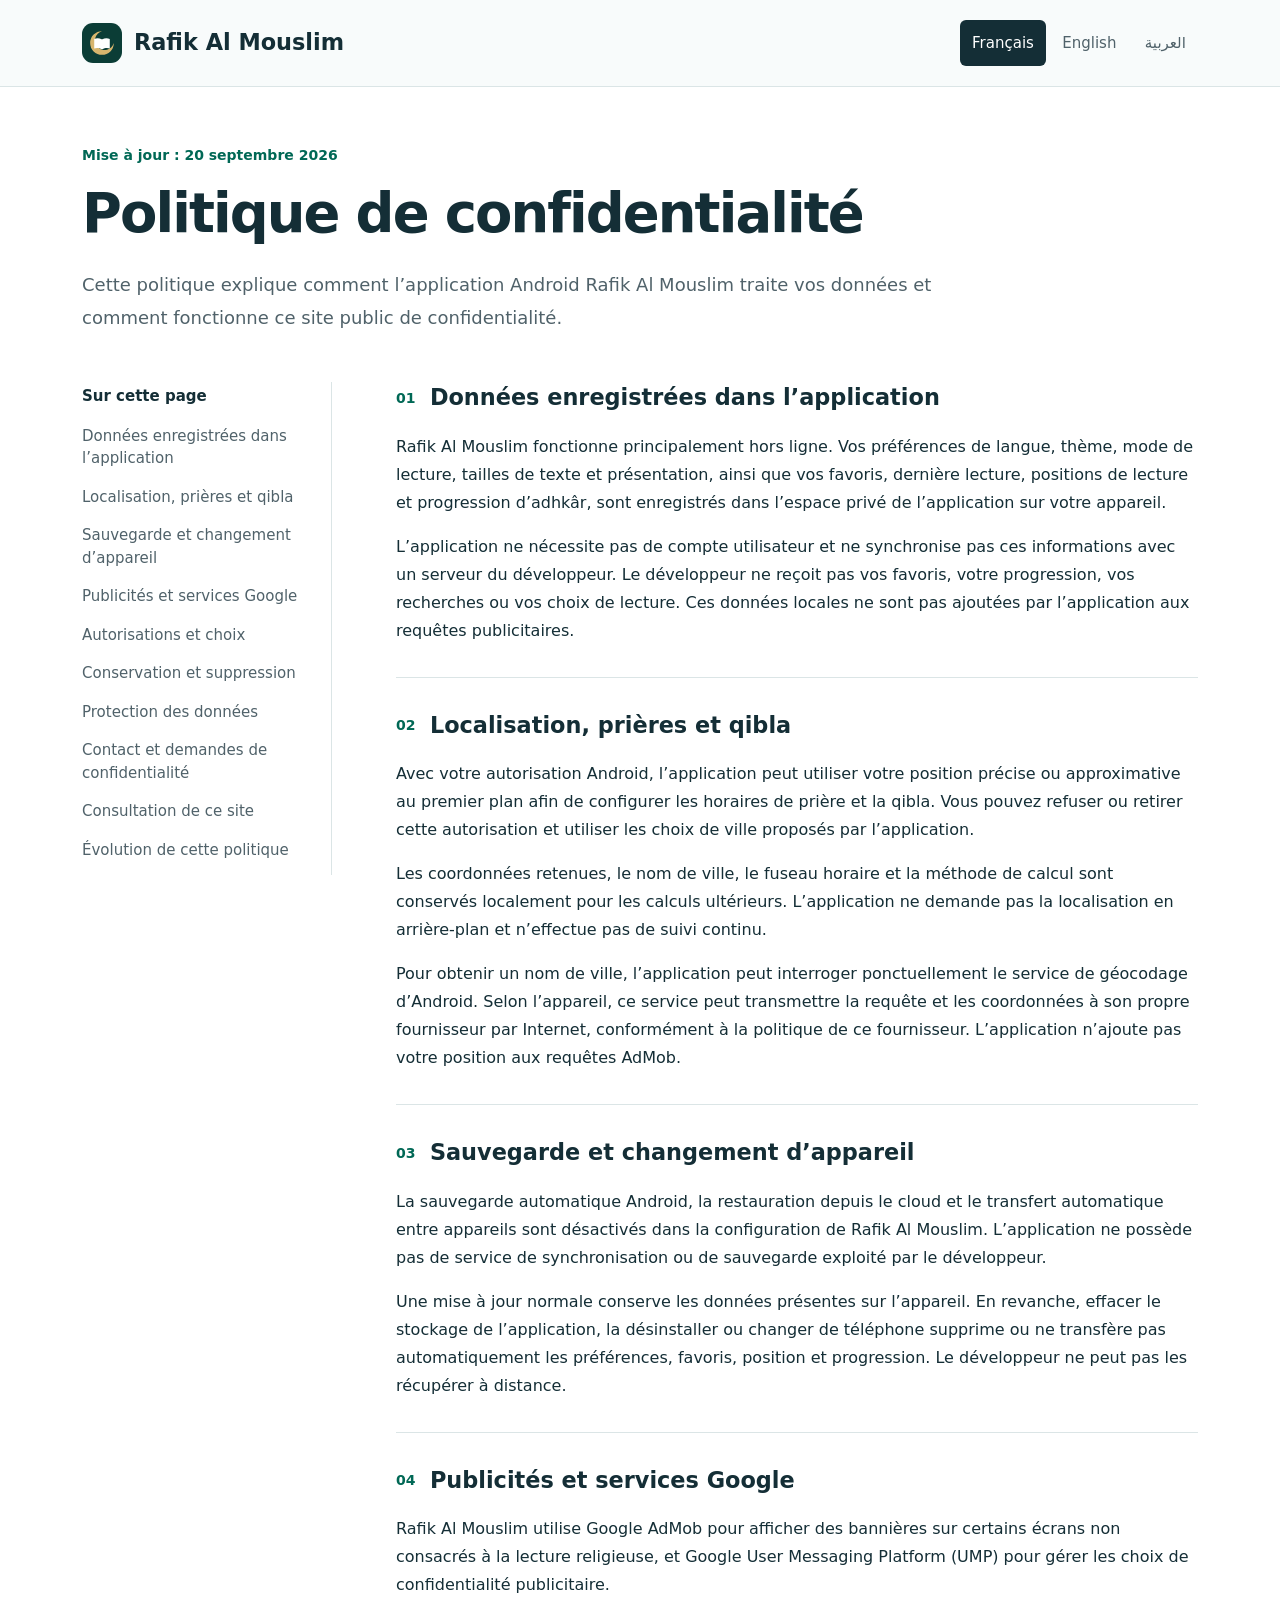
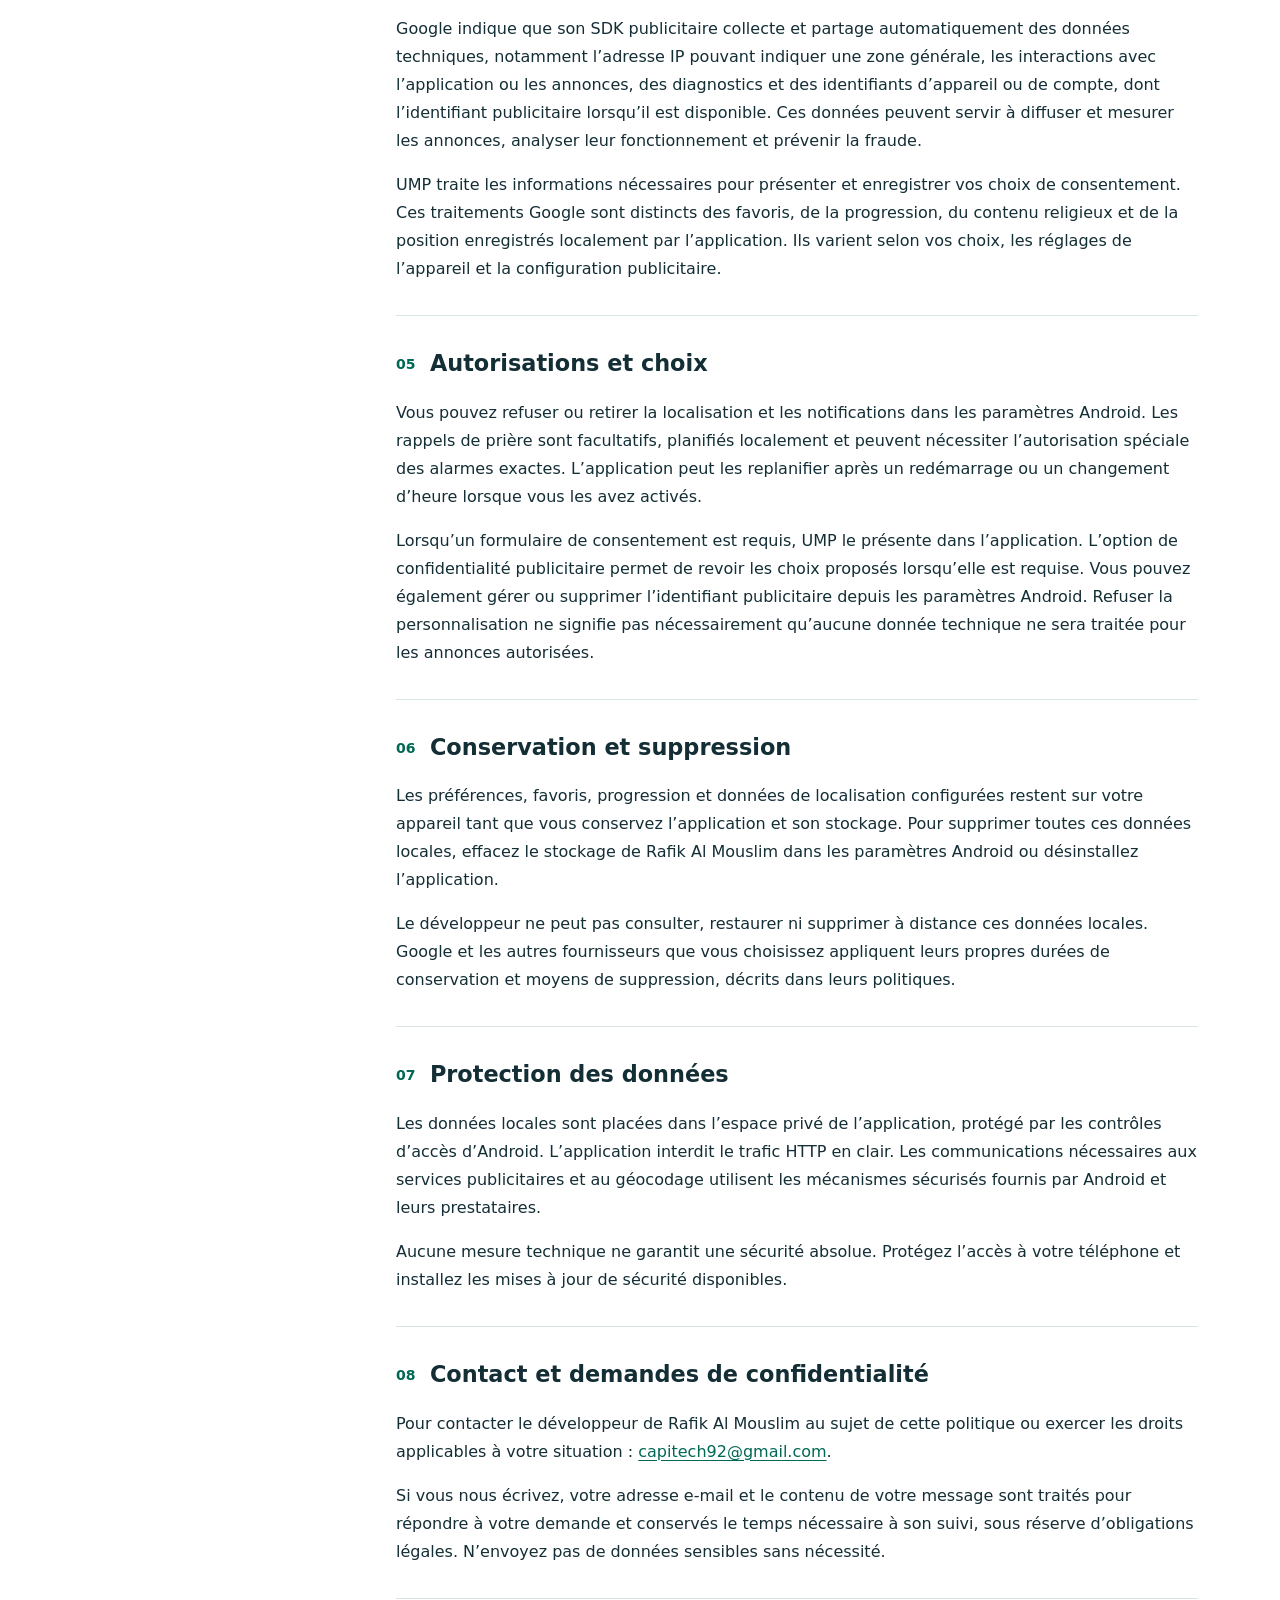
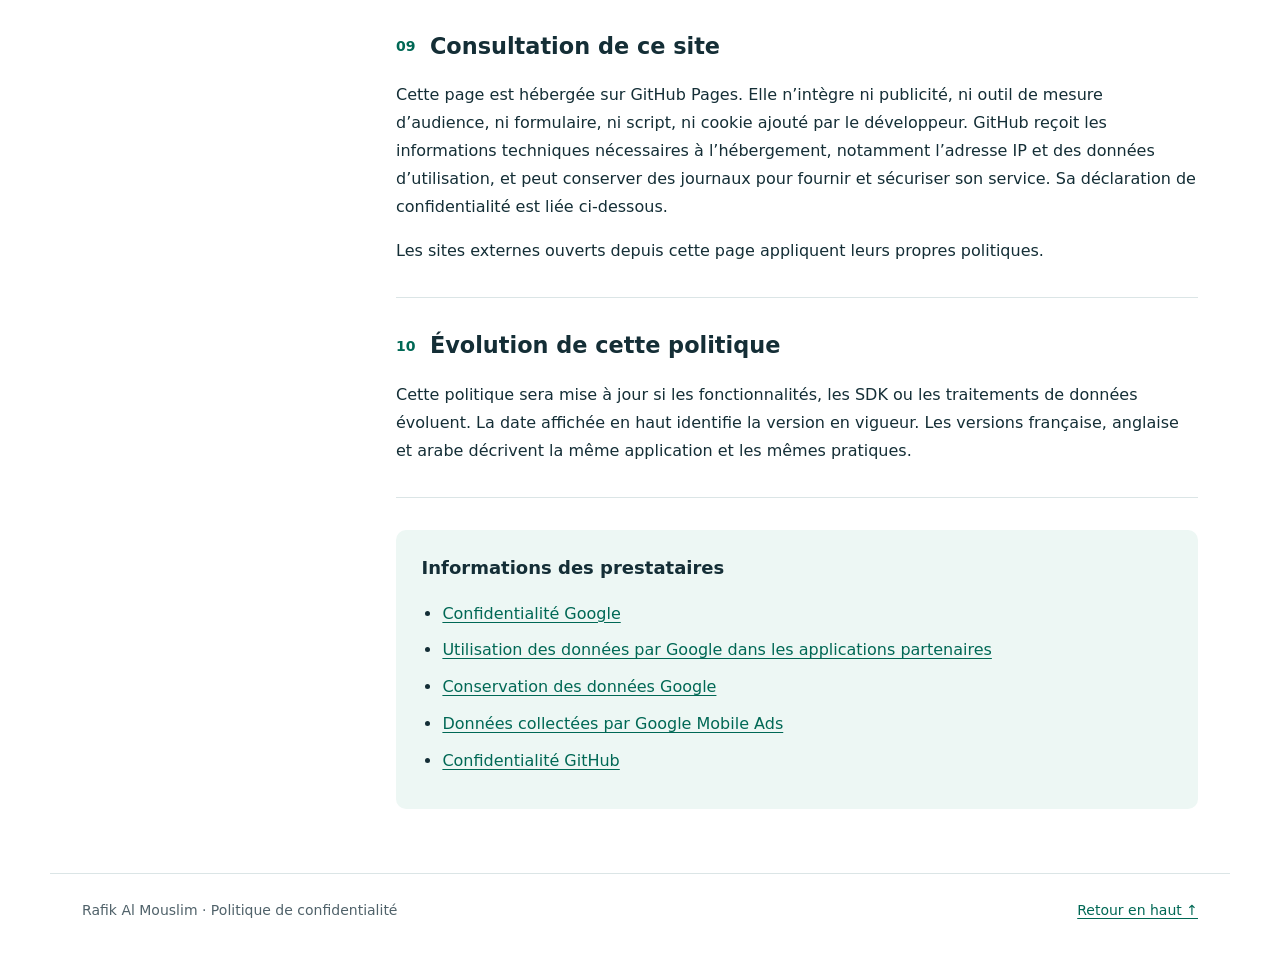
<file: docs/index.html>
<!doctype html>
<html lang="fr" dir="ltr">
<head>
  <meta charset="utf-8">
  <meta name="viewport" content="width=device-width, initial-scale=1">
  <meta name="description" content="Politique de confidentialité — Rafik Al Mouslim. Mise à jour : 20 septembre 2026.">
  <meta name="theme-color" content="#123c43">
  <meta name="referrer" content="strict-origin-when-cross-origin">
  <meta http-equiv="Content-Security-Policy" content="default-src 'none'; style-src 'self'; img-src 'self'; base-uri 'none'; form-action 'none'">
  <title>Politique de confidentialité · Rafik Al Mouslim</title>
  <link rel="canonical" href="https://anaitmessaoud.github.io/rafik-al-mouslim-privacy/fr/">
  <link rel="alternate" hreflang="fr" href="https://anaitmessaoud.github.io/rafik-al-mouslim-privacy/fr/">
  <link rel="alternate" hreflang="en" href="https://anaitmessaoud.github.io/rafik-al-mouslim-privacy/en/">
  <link rel="alternate" hreflang="ar" href="https://anaitmessaoud.github.io/rafik-al-mouslim-privacy/ar/">
  <link rel="alternate" hreflang="x-default" href="https://anaitmessaoud.github.io/rafik-al-mouslim-privacy/">
  <link rel="icon" href="./icon.svg" type="image/svg+xml">
  <link rel="stylesheet" href="./styles.css">
</head>
<body id="top">
  <a class="skip" href="#main">Aller au contenu</a>
  <header class="site-header">
    <div class="header-inner">
      <a class="brand" href="./fr/"><img src="./icon.svg" alt="" width="40" height="40"><span>Rafik Al Mouslim</span></a>
      <nav class="languages" aria-label="Choisir la langue">
        <a href="./fr/" lang="fr" dir="ltr" hreflang="fr" aria-current="page">Français</a>
        <a href="./en/" lang="en" dir="ltr" hreflang="en">English</a>
        <a href="./ar/" lang="ar" dir="rtl" hreflang="ar">العربية</a>
      </nav>
    </div>
  </header>
  <main id="main" tabindex="-1">
    <div class="intro">
      <p class="updated"><time datetime="2026-09-20">Mise à jour : 20 septembre 2026</time></p>
      <h1>Politique de confidentialité</h1>
      <p class="lead">Cette politique explique comment l’application Android Rafik Al Mouslim traite vos données et comment fonctionne ce site public de confidentialité.</p>
    </div>
    <div class="document-layout">
      <aside class="toc">
        <nav aria-label="Sur cette page">
          <h2>Sur cette page</h2>
          <ol>
            <li><a href="#local">Données enregistrées dans l’application</a></li>
            <li><a href="#location">Localisation, prières et qibla</a></li>
            <li><a href="#backup">Sauvegarde et changement d’appareil</a></li>
            <li><a href="#ads">Publicités et services Google</a></li>
            <li><a href="#choices">Autorisations et choix</a></li>
            <li><a href="#retention">Conservation et suppression</a></li>
            <li><a href="#security">Protection des données</a></li>
            <li><a href="#contact">Contact et demandes de confidentialité</a></li>
            <li><a href="#website">Consultation de ce site</a></li>
            <li><a href="#changes">Évolution de cette politique</a></li>
          </ol>
        </nav>
      </aside>
      <article aria-label="Politique de confidentialité">
        <section id="local" aria-labelledby="heading-local">
          <h2 id="heading-local"><span class="number" aria-hidden="true">01</span>Données enregistrées dans l’application</h2>
          <p>Rafik Al Mouslim fonctionne principalement hors ligne. Vos préférences de langue, thème, mode de lecture, tailles de texte et présentation, ainsi que vos favoris, dernière lecture, positions de lecture et progression d’adhkâr, sont enregistrés dans l’espace privé de l’application sur votre appareil.</p>
          <p>L’application ne nécessite pas de compte utilisateur et ne synchronise pas ces informations avec un serveur du développeur. Le développeur ne reçoit pas vos favoris, votre progression, vos recherches ou vos choix de lecture. Ces données locales ne sont pas ajoutées par l’application aux requêtes publicitaires.</p>
        </section>
        <section id="location" aria-labelledby="heading-location">
          <h2 id="heading-location"><span class="number" aria-hidden="true">02</span>Localisation, prières et qibla</h2>
          <p>Avec votre autorisation Android, l’application peut utiliser votre position précise ou approximative au premier plan afin de configurer les horaires de prière et la qibla. Vous pouvez refuser ou retirer cette autorisation et utiliser les choix de ville proposés par l’application.</p>
          <p>Les coordonnées retenues, le nom de ville, le fuseau horaire et la méthode de calcul sont conservés localement pour les calculs ultérieurs. L’application ne demande pas la localisation en arrière-plan et n’effectue pas de suivi continu.</p>
          <p>Pour obtenir un nom de ville, l’application peut interroger ponctuellement le service de géocodage d’Android. Selon l’appareil, ce service peut transmettre la requête et les coordonnées à son propre fournisseur par Internet, conformément à la politique de ce fournisseur. L’application n’ajoute pas votre position aux requêtes AdMob.</p>
        </section>
        <section id="backup" aria-labelledby="heading-backup">
          <h2 id="heading-backup"><span class="number" aria-hidden="true">03</span>Sauvegarde et changement d’appareil</h2>
          <p>La sauvegarde automatique Android, la restauration depuis le cloud et le transfert automatique entre appareils sont désactivés dans la configuration de Rafik Al Mouslim. L’application ne possède pas de service de synchronisation ou de sauvegarde exploité par le développeur.</p>
          <p>Une mise à jour normale conserve les données présentes sur l’appareil. En revanche, effacer le stockage de l’application, la désinstaller ou changer de téléphone supprime ou ne transfère pas automatiquement les préférences, favoris, position et progression. Le développeur ne peut pas les récupérer à distance.</p>
        </section>
        <section id="ads" aria-labelledby="heading-ads">
          <h2 id="heading-ads"><span class="number" aria-hidden="true">04</span>Publicités et services Google</h2>
          <p>Rafik Al Mouslim utilise Google AdMob pour afficher des bannières sur certains écrans non consacrés à la lecture religieuse, et Google User Messaging Platform (UMP) pour gérer les choix de confidentialité publicitaire.</p>
          <p>Google indique que son SDK publicitaire collecte et partage automatiquement des données techniques, notamment l’adresse IP pouvant indiquer une zone générale, les interactions avec l’application ou les annonces, des diagnostics et des identifiants d’appareil ou de compte, dont l’identifiant publicitaire lorsqu’il est disponible. Ces données peuvent servir à diffuser et mesurer les annonces, analyser leur fonctionnement et prévenir la fraude.</p>
          <p>UMP traite les informations nécessaires pour présenter et enregistrer vos choix de consentement. Ces traitements Google sont distincts des favoris, de la progression, du contenu religieux et de la position enregistrés localement par l’application. Ils varient selon vos choix, les réglages de l’appareil et la configuration publicitaire.</p>
        </section>
        <section id="choices" aria-labelledby="heading-choices">
          <h2 id="heading-choices"><span class="number" aria-hidden="true">05</span>Autorisations et choix</h2>
          <p>Vous pouvez refuser ou retirer la localisation et les notifications dans les paramètres Android. Les rappels de prière sont facultatifs, planifiés localement et peuvent nécessiter l’autorisation spéciale des alarmes exactes. L’application peut les replanifier après un redémarrage ou un changement d’heure lorsque vous les avez activés.</p>
          <p>Lorsqu’un formulaire de consentement est requis, UMP le présente dans l’application. L’option de confidentialité publicitaire permet de revoir les choix proposés lorsqu’elle est requise. Vous pouvez également gérer ou supprimer l’identifiant publicitaire depuis les paramètres Android. Refuser la personnalisation ne signifie pas nécessairement qu’aucune donnée technique ne sera traitée pour les annonces autorisées.</p>
        </section>
        <section id="retention" aria-labelledby="heading-retention">
          <h2 id="heading-retention"><span class="number" aria-hidden="true">06</span>Conservation et suppression</h2>
          <p>Les préférences, favoris, progression et données de localisation configurées restent sur votre appareil tant que vous conservez l’application et son stockage. Pour supprimer toutes ces données locales, effacez le stockage de Rafik Al Mouslim dans les paramètres Android ou désinstallez l’application.</p>
          <p>Le développeur ne peut pas consulter, restaurer ni supprimer à distance ces données locales. Google et les autres fournisseurs que vous choisissez appliquent leurs propres durées de conservation et moyens de suppression, décrits dans leurs politiques.</p>
        </section>
        <section id="security" aria-labelledby="heading-security">
          <h2 id="heading-security"><span class="number" aria-hidden="true">07</span>Protection des données</h2>
          <p>Les données locales sont placées dans l’espace privé de l’application, protégé par les contrôles d’accès d’Android. L’application interdit le trafic HTTP en clair. Les communications nécessaires aux services publicitaires et au géocodage utilisent les mécanismes sécurisés fournis par Android et leurs prestataires.</p>
          <p>Aucune mesure technique ne garantit une sécurité absolue. Protégez l’accès à votre téléphone et installez les mises à jour de sécurité disponibles.</p>
        </section>
        <section id="contact" aria-labelledby="heading-contact">
          <h2 id="heading-contact"><span class="number" aria-hidden="true">08</span>Contact et demandes de confidentialité</h2>
          <p>Pour contacter le développeur de Rafik Al Mouslim au sujet de cette politique ou exercer les droits applicables à votre situation : <a href="mailto:capitech92@gmail.com" dir="ltr">capitech92@gmail.com</a>.</p>
          <p>Si vous nous écrivez, votre adresse e-mail et le contenu de votre message sont traités pour répondre à votre demande et conservés le temps nécessaire à son suivi, sous réserve d’obligations légales. N’envoyez pas de données sensibles sans nécessité.</p>
        </section>
        <section id="website" aria-labelledby="heading-website">
          <h2 id="heading-website"><span class="number" aria-hidden="true">09</span>Consultation de ce site</h2>
          <p>Cette page est hébergée sur GitHub Pages. Elle n’intègre ni publicité, ni outil de mesure d’audience, ni formulaire, ni script, ni cookie ajouté par le développeur. GitHub reçoit les informations techniques nécessaires à l’hébergement, notamment l’adresse IP et des données d’utilisation, et peut conserver des journaux pour fournir et sécuriser son service. Sa déclaration de confidentialité est liée ci-dessous.</p>
          <p>Les sites externes ouverts depuis cette page appliquent leurs propres politiques.</p>
        </section>
        <section id="changes" aria-labelledby="heading-changes">
          <h2 id="heading-changes"><span class="number" aria-hidden="true">10</span>Évolution de cette politique</h2>
          <p>Cette politique sera mise à jour si les fonctionnalités, les SDK ou les traitements de données évoluent. La date affichée en haut identifie la version en vigueur. Les versions française, anglaise et arabe décrivent la même application et les mêmes pratiques.</p>
        </section>
        <section class="providers" aria-labelledby="providers-title">
          <h2 id="providers-title">Informations des prestataires</h2>
          <ul>
            <li><a href="https://policies.google.com/privacy?hl=fr">Confidentialité Google</a></li>
            <li><a href="https://policies.google.com/technologies/partner-sites?hl=fr">Utilisation des données par Google dans les applications partenaires</a></li>
            <li><a href="https://policies.google.com/technologies/retention?hl=fr">Conservation des données Google</a></li>
            <li><a href="https://developers.google.com/admob/android/privacy/play-data-disclosure?hl=fr">Données collectées par Google Mobile Ads</a></li>
            <li><a href="https://docs.github.com/en/site-policy/privacy-policies/github-general-privacy-statement">Confidentialité GitHub</a></li>
          </ul>
        </section>
      </article>
    </div>
  </main>
  <footer><span>Rafik Al Mouslim · Politique de confidentialité</span><a href="#top">Retour en haut ↑</a></footer>
</body>
</html>
</file>
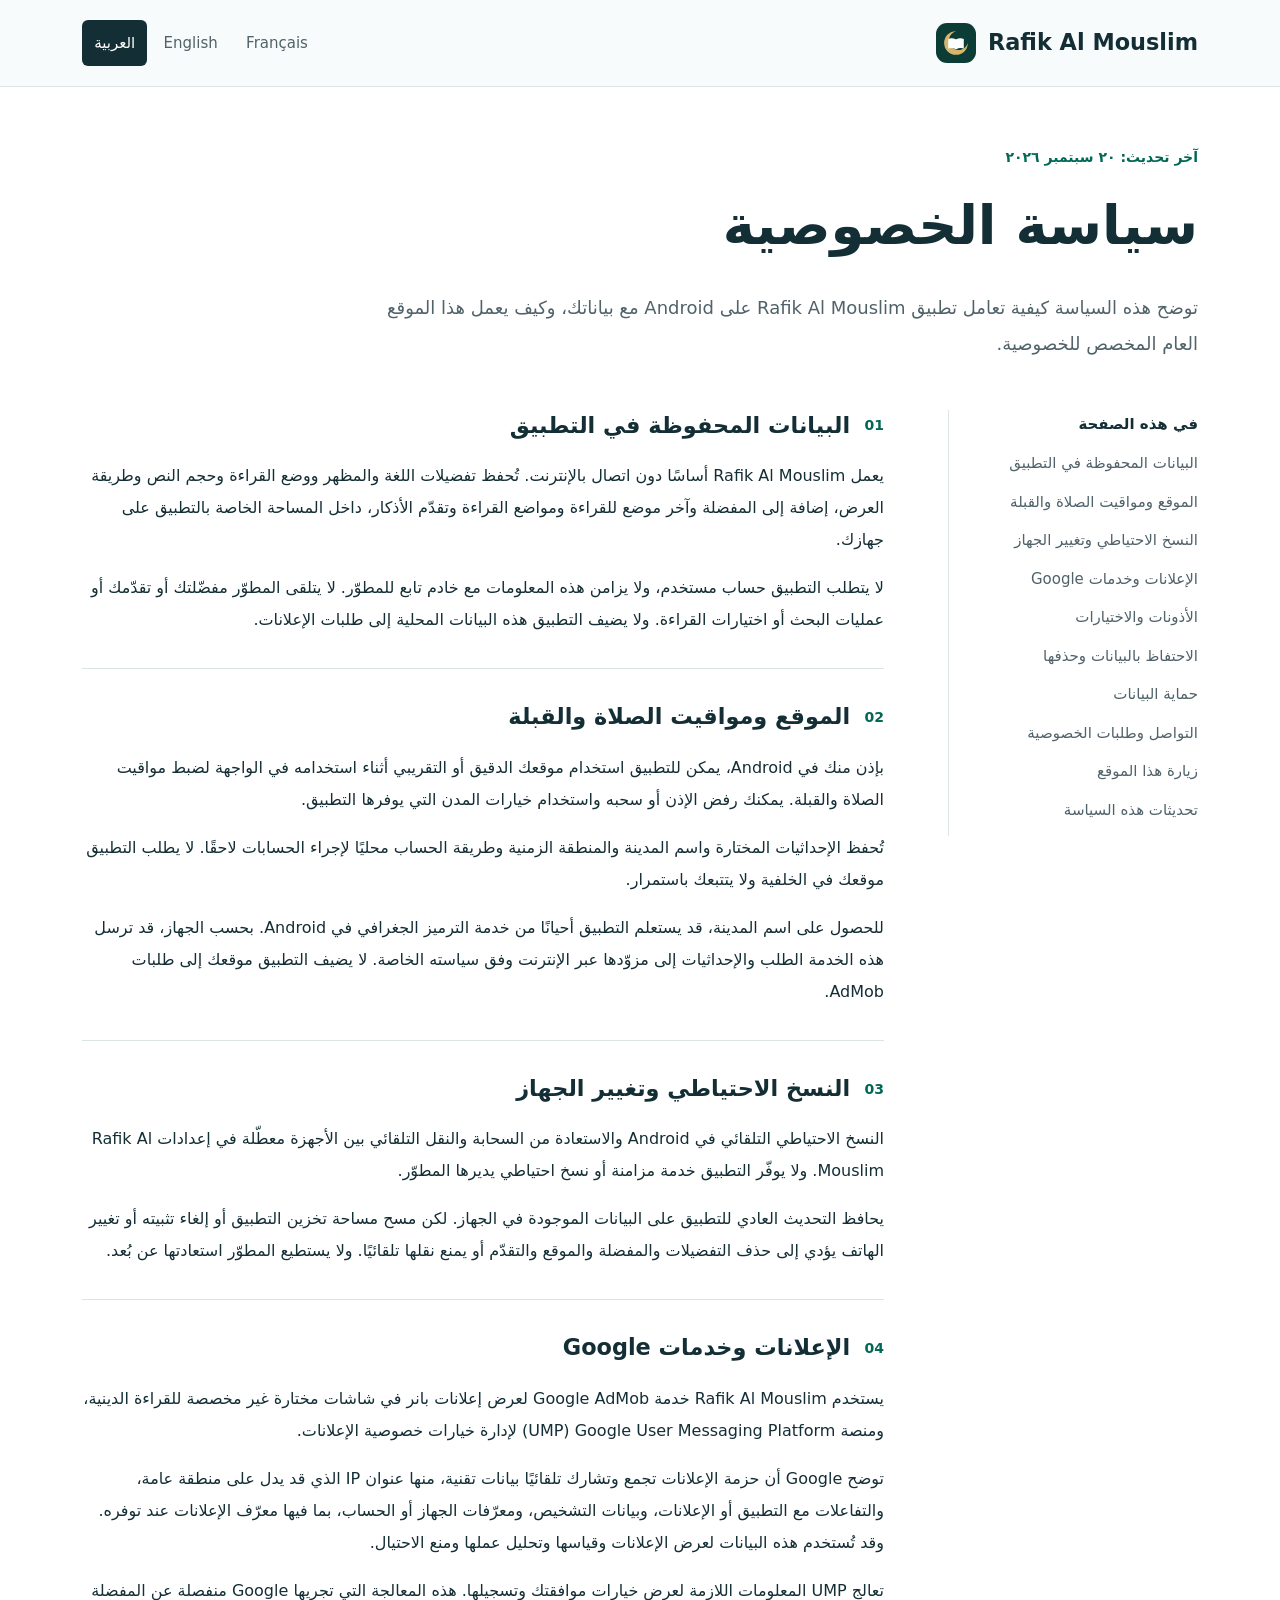
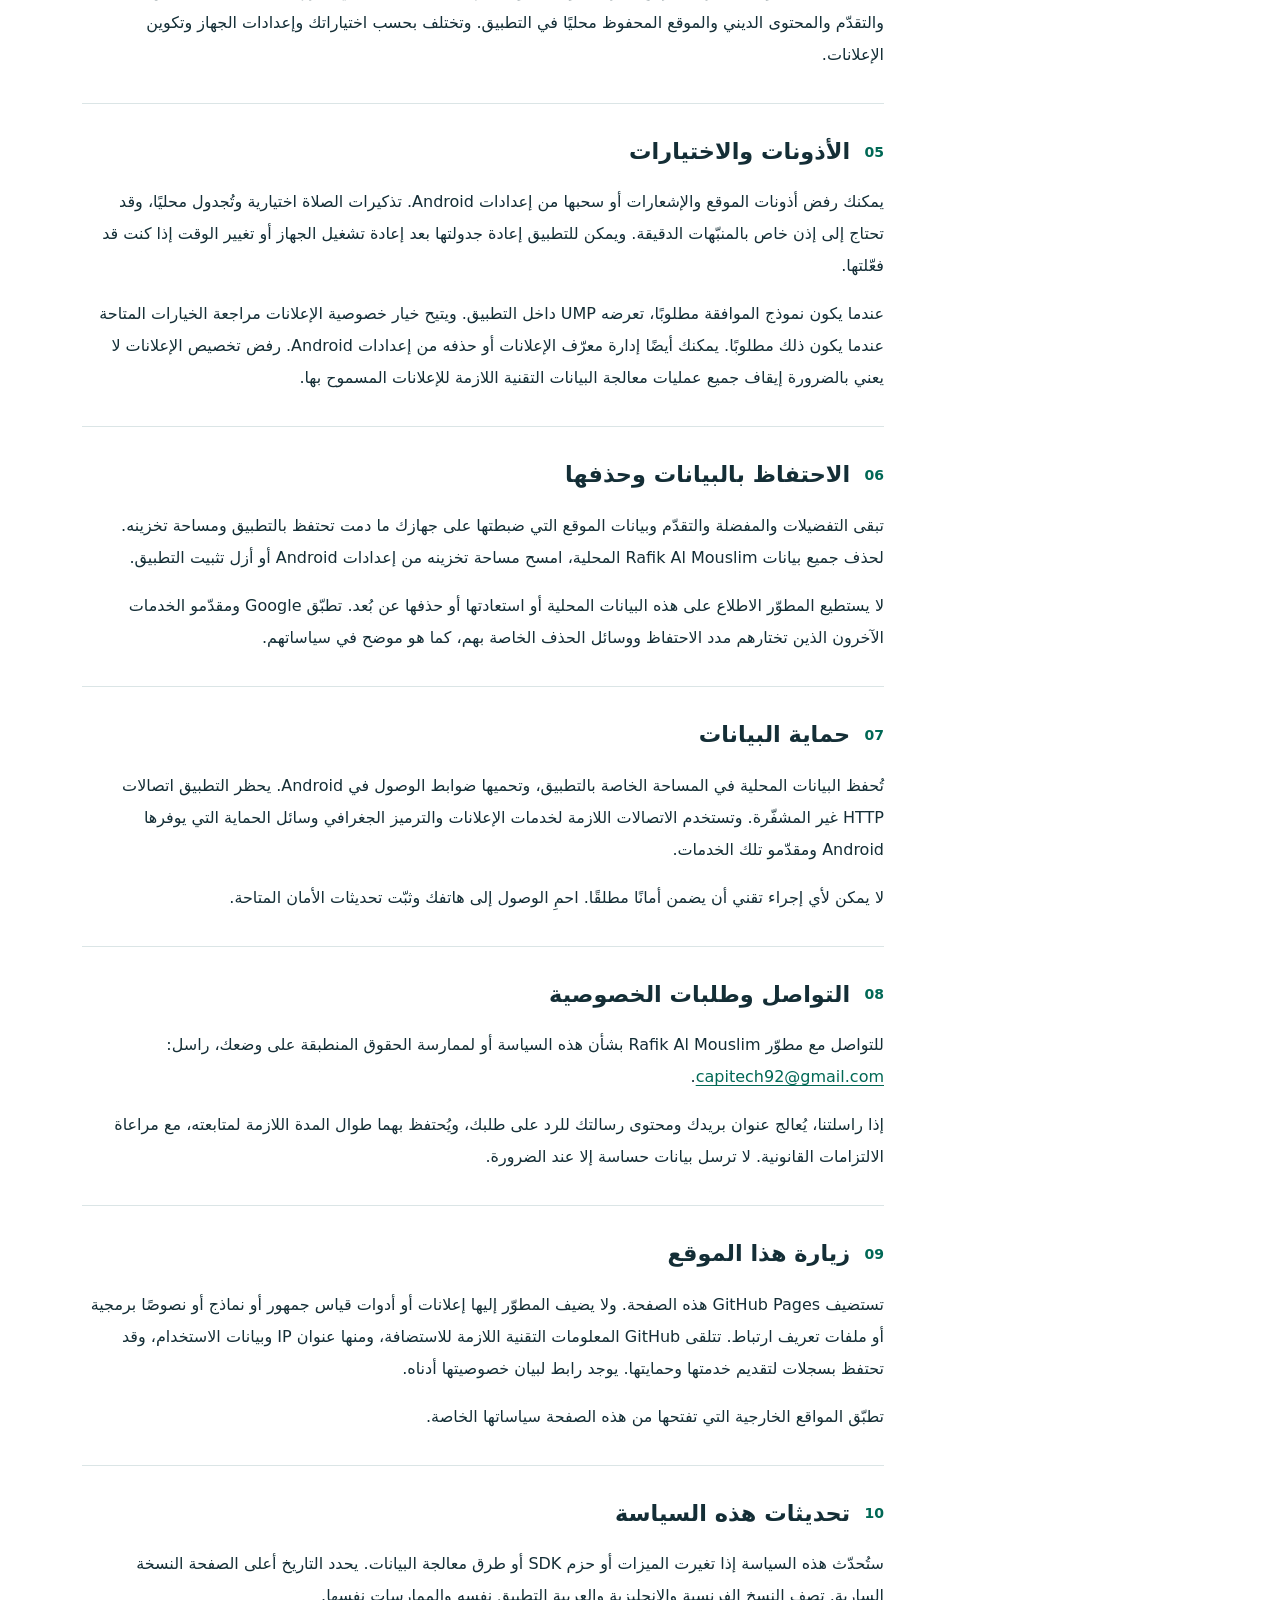
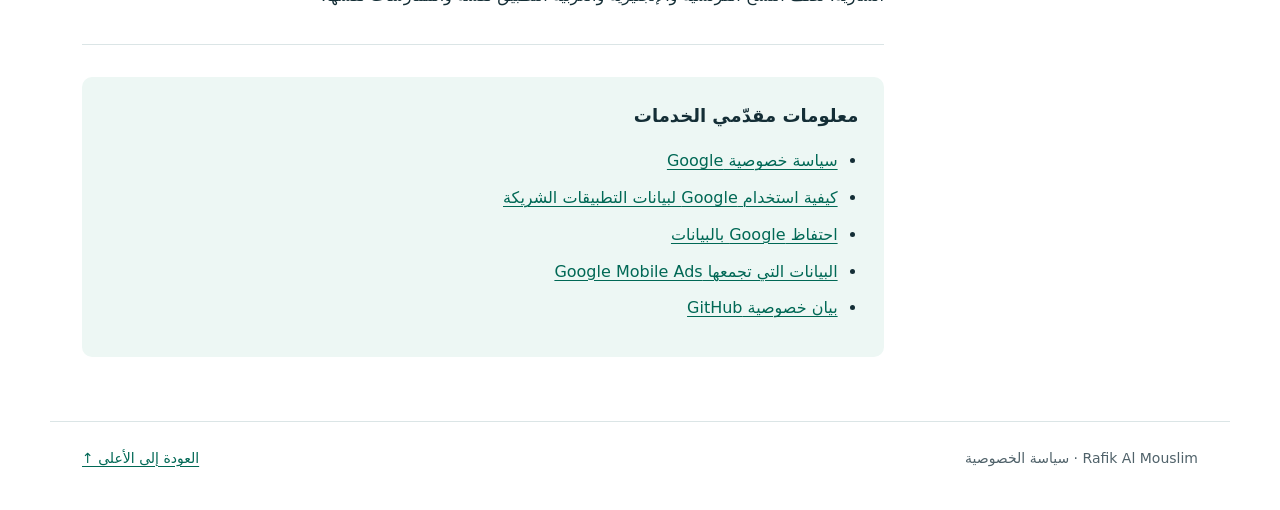
<file: docs/ar/index.html>
<!doctype html>
<html lang="ar" dir="rtl">
<head>
  <meta charset="utf-8">
  <meta name="viewport" content="width=device-width, initial-scale=1">
  <meta name="description" content="سياسة الخصوصية — Rafik Al Mouslim. آخر تحديث: ٢٠ سبتمبر ٢٠٢٦.">
  <meta name="theme-color" content="#123c43">
  <meta name="referrer" content="strict-origin-when-cross-origin">
  <meta http-equiv="Content-Security-Policy" content="default-src 'none'; style-src 'self'; img-src 'self'; base-uri 'none'; form-action 'none'">
  <title>سياسة الخصوصية · Rafik Al Mouslim</title>
  <link rel="canonical" href="https://anaitmessaoud.github.io/rafik-al-mouslim-privacy/ar/">
  <link rel="alternate" hreflang="fr" href="https://anaitmessaoud.github.io/rafik-al-mouslim-privacy/fr/">
  <link rel="alternate" hreflang="en" href="https://anaitmessaoud.github.io/rafik-al-mouslim-privacy/en/">
  <link rel="alternate" hreflang="ar" href="https://anaitmessaoud.github.io/rafik-al-mouslim-privacy/ar/">
  <link rel="alternate" hreflang="x-default" href="https://anaitmessaoud.github.io/rafik-al-mouslim-privacy/">
  <link rel="icon" href="../icon.svg" type="image/svg+xml">
  <link rel="stylesheet" href="../styles.css">
</head>
<body id="top">
  <a class="skip" href="#main">الانتقال إلى المحتوى</a>
  <header class="site-header">
    <div class="header-inner">
      <a class="brand" href="../ar/"><img src="../icon.svg" alt="" width="40" height="40"><span>Rafik Al Mouslim</span></a>
      <nav class="languages" aria-label="اختيار اللغة">
        <a href="../fr/" lang="fr" dir="ltr" hreflang="fr">Français</a>
        <a href="../en/" lang="en" dir="ltr" hreflang="en">English</a>
        <a href="../ar/" lang="ar" dir="rtl" hreflang="ar" aria-current="page">العربية</a>
      </nav>
    </div>
  </header>
  <main id="main" tabindex="-1">
    <div class="intro">
      <p class="updated"><time datetime="2026-09-20">آخر تحديث: ٢٠ سبتمبر ٢٠٢٦</time></p>
      <h1>سياسة الخصوصية</h1>
      <p class="lead">توضح هذه السياسة كيفية تعامل تطبيق Rafik Al Mouslim على Android مع بياناتك، وكيف يعمل هذا الموقع العام المخصص للخصوصية.</p>
    </div>
    <div class="document-layout">
      <aside class="toc">
        <nav aria-label="في هذه الصفحة">
          <h2>في هذه الصفحة</h2>
          <ol>
            <li><a href="#local">البيانات المحفوظة في التطبيق</a></li>
            <li><a href="#location">الموقع ومواقيت الصلاة والقبلة</a></li>
            <li><a href="#backup">النسخ الاحتياطي وتغيير الجهاز</a></li>
            <li><a href="#ads">الإعلانات وخدمات Google</a></li>
            <li><a href="#choices">الأذونات والاختيارات</a></li>
            <li><a href="#retention">الاحتفاظ بالبيانات وحذفها</a></li>
            <li><a href="#security">حماية البيانات</a></li>
            <li><a href="#contact">التواصل وطلبات الخصوصية</a></li>
            <li><a href="#website">زيارة هذا الموقع</a></li>
            <li><a href="#changes">تحديثات هذه السياسة</a></li>
          </ol>
        </nav>
      </aside>
      <article aria-label="سياسة الخصوصية">
        <section id="local" aria-labelledby="heading-local">
          <h2 id="heading-local"><span class="number" aria-hidden="true">01</span>البيانات المحفوظة في التطبيق</h2>
          <p>يعمل Rafik Al Mouslim أساسًا دون اتصال بالإنترنت. تُحفظ تفضيلات اللغة والمظهر ووضع القراءة وحجم النص وطريقة العرض، إضافة إلى المفضلة وآخر موضع للقراءة ومواضع القراءة وتقدّم الأذكار، داخل المساحة الخاصة بالتطبيق على جهازك.</p>
          <p>لا يتطلب التطبيق حساب مستخدم، ولا يزامن هذه المعلومات مع خادم تابع للمطوّر. لا يتلقى المطوّر مفضّلتك أو تقدّمك أو عمليات البحث أو اختيارات القراءة. ولا يضيف التطبيق هذه البيانات المحلية إلى طلبات الإعلانات.</p>
        </section>
        <section id="location" aria-labelledby="heading-location">
          <h2 id="heading-location"><span class="number" aria-hidden="true">02</span>الموقع ومواقيت الصلاة والقبلة</h2>
          <p>بإذن منك في Android، يمكن للتطبيق استخدام موقعك الدقيق أو التقريبي أثناء استخدامه في الواجهة لضبط مواقيت الصلاة والقبلة. يمكنك رفض الإذن أو سحبه واستخدام خيارات المدن التي يوفرها التطبيق.</p>
          <p>تُحفظ الإحداثيات المختارة واسم المدينة والمنطقة الزمنية وطريقة الحساب محليًا لإجراء الحسابات لاحقًا. لا يطلب التطبيق موقعك في الخلفية ولا يتتبعك باستمرار.</p>
          <p>للحصول على اسم المدينة، قد يستعلم التطبيق أحيانًا من خدمة الترميز الجغرافي في Android. بحسب الجهاز، قد ترسل هذه الخدمة الطلب والإحداثيات إلى مزوّدها عبر الإنترنت وفق سياسته الخاصة. لا يضيف التطبيق موقعك إلى طلبات AdMob.</p>
        </section>
        <section id="backup" aria-labelledby="heading-backup">
          <h2 id="heading-backup"><span class="number" aria-hidden="true">03</span>النسخ الاحتياطي وتغيير الجهاز</h2>
          <p>النسخ الاحتياطي التلقائي في Android والاستعادة من السحابة والنقل التلقائي بين الأجهزة معطّلة في إعدادات Rafik Al Mouslim. ولا يوفّر التطبيق خدمة مزامنة أو نسخ احتياطي يديرها المطوّر.</p>
          <p>يحافظ التحديث العادي للتطبيق على البيانات الموجودة في الجهاز. لكن مسح مساحة تخزين التطبيق أو إلغاء تثبيته أو تغيير الهاتف يؤدي إلى حذف التفضيلات والمفضلة والموقع والتقدّم أو يمنع نقلها تلقائيًا. ولا يستطيع المطوّر استعادتها عن بُعد.</p>
        </section>
        <section id="ads" aria-labelledby="heading-ads">
          <h2 id="heading-ads"><span class="number" aria-hidden="true">04</span>الإعلانات وخدمات Google</h2>
          <p>يستخدم Rafik Al Mouslim خدمة Google AdMob لعرض إعلانات بانر في شاشات مختارة غير مخصصة للقراءة الدينية، ومنصة Google User Messaging Platform ‏(UMP) لإدارة خيارات خصوصية الإعلانات.</p>
          <p>توضح Google أن حزمة الإعلانات تجمع وتشارك تلقائيًا بيانات تقنية، منها عنوان IP الذي قد يدل على منطقة عامة، والتفاعلات مع التطبيق أو الإعلانات، وبيانات التشخيص، ومعرّفات الجهاز أو الحساب، بما فيها معرّف الإعلانات عند توفره. وقد تُستخدم هذه البيانات لعرض الإعلانات وقياسها وتحليل عملها ومنع الاحتيال.</p>
          <p>تعالج UMP المعلومات اللازمة لعرض خيارات موافقتك وتسجيلها. هذه المعالجة التي تجريها Google منفصلة عن المفضلة والتقدّم والمحتوى الديني والموقع المحفوظ محليًا في التطبيق. وتختلف بحسب اختياراتك وإعدادات الجهاز وتكوين الإعلانات.</p>
        </section>
        <section id="choices" aria-labelledby="heading-choices">
          <h2 id="heading-choices"><span class="number" aria-hidden="true">05</span>الأذونات والاختيارات</h2>
          <p>يمكنك رفض أذونات الموقع والإشعارات أو سحبها من إعدادات Android. تذكيرات الصلاة اختيارية وتُجدول محليًا، وقد تحتاج إلى إذن خاص بالمنبّهات الدقيقة. ويمكن للتطبيق إعادة جدولتها بعد إعادة تشغيل الجهاز أو تغيير الوقت إذا كنت قد فعّلتها.</p>
          <p>عندما يكون نموذج الموافقة مطلوبًا، تعرضه UMP داخل التطبيق. ويتيح خيار خصوصية الإعلانات مراجعة الخيارات المتاحة عندما يكون ذلك مطلوبًا. يمكنك أيضًا إدارة معرّف الإعلانات أو حذفه من إعدادات Android. رفض تخصيص الإعلانات لا يعني بالضرورة إيقاف جميع عمليات معالجة البيانات التقنية اللازمة للإعلانات المسموح بها.</p>
        </section>
        <section id="retention" aria-labelledby="heading-retention">
          <h2 id="heading-retention"><span class="number" aria-hidden="true">06</span>الاحتفاظ بالبيانات وحذفها</h2>
          <p>تبقى التفضيلات والمفضلة والتقدّم وبيانات الموقع التي ضبطتها على جهازك ما دمت تحتفظ بالتطبيق ومساحة تخزينه. لحذف جميع بيانات Rafik Al Mouslim المحلية، امسح مساحة تخزينه من إعدادات Android أو أزل تثبيت التطبيق.</p>
          <p>لا يستطيع المطوّر الاطلاع على هذه البيانات المحلية أو استعادتها أو حذفها عن بُعد. تطبّق Google ومقدّمو الخدمات الآخرون الذين تختارهم مدد الاحتفاظ ووسائل الحذف الخاصة بهم، كما هو موضح في سياساتهم.</p>
        </section>
        <section id="security" aria-labelledby="heading-security">
          <h2 id="heading-security"><span class="number" aria-hidden="true">07</span>حماية البيانات</h2>
          <p>تُحفظ البيانات المحلية في المساحة الخاصة بالتطبيق، وتحميها ضوابط الوصول في Android. يحظر التطبيق اتصالات HTTP غير المشفّرة. وتستخدم الاتصالات اللازمة لخدمات الإعلانات والترميز الجغرافي وسائل الحماية التي يوفرها Android ومقدّمو تلك الخدمات.</p>
          <p>لا يمكن لأي إجراء تقني أن يضمن أمانًا مطلقًا. احمِ الوصول إلى هاتفك وثبّت تحديثات الأمان المتاحة.</p>
        </section>
        <section id="contact" aria-labelledby="heading-contact">
          <h2 id="heading-contact"><span class="number" aria-hidden="true">08</span>التواصل وطلبات الخصوصية</h2>
          <p>للتواصل مع مطوّر Rafik Al Mouslim بشأن هذه السياسة أو لممارسة الحقوق المنطبقة على وضعك، راسل: <a href="mailto:capitech92@gmail.com" dir="ltr">capitech92@gmail.com</a>.</p>
          <p>إذا راسلتنا، يُعالج عنوان بريدك ومحتوى رسالتك للرد على طلبك، ويُحتفظ بهما طوال المدة اللازمة لمتابعته، مع مراعاة الالتزامات القانونية. لا ترسل بيانات حساسة إلا عند الضرورة.</p>
        </section>
        <section id="website" aria-labelledby="heading-website">
          <h2 id="heading-website"><span class="number" aria-hidden="true">09</span>زيارة هذا الموقع</h2>
          <p>تستضيف GitHub Pages هذه الصفحة. ولا يضيف المطوّر إليها إعلانات أو أدوات قياس جمهور أو نماذج أو نصوصًا برمجية أو ملفات تعريف ارتباط. تتلقى GitHub المعلومات التقنية اللازمة للاستضافة، ومنها عنوان IP وبيانات الاستخدام، وقد تحتفظ بسجلات لتقديم خدمتها وحمايتها. يوجد رابط لبيان خصوصيتها أدناه.</p>
          <p>تطبّق المواقع الخارجية التي تفتحها من هذه الصفحة سياساتها الخاصة.</p>
        </section>
        <section id="changes" aria-labelledby="heading-changes">
          <h2 id="heading-changes"><span class="number" aria-hidden="true">10</span>تحديثات هذه السياسة</h2>
          <p>ستُحدّث هذه السياسة إذا تغيرت الميزات أو حزم SDK أو طرق معالجة البيانات. يحدد التاريخ أعلى الصفحة النسخة السارية. تصف النسخ الفرنسية والإنجليزية والعربية التطبيق نفسه والممارسات نفسها.</p>
        </section>
        <section class="providers" aria-labelledby="providers-title">
          <h2 id="providers-title">معلومات مقدّمي الخدمات</h2>
          <ul>
            <li><a href="https://policies.google.com/privacy?hl=ar">سياسة خصوصية Google</a></li>
            <li><a href="https://policies.google.com/technologies/partner-sites?hl=ar">كيفية استخدام Google لبيانات التطبيقات الشريكة</a></li>
            <li><a href="https://policies.google.com/technologies/retention?hl=ar">احتفاظ Google بالبيانات</a></li>
            <li><a href="https://developers.google.com/admob/android/privacy/play-data-disclosure?hl=ar">البيانات التي تجمعها Google Mobile Ads</a></li>
            <li><a href="https://docs.github.com/en/site-policy/privacy-policies/github-general-privacy-statement">بيان خصوصية GitHub</a></li>
          </ul>
        </section>
      </article>
    </div>
  </main>
  <footer><span>Rafik Al Mouslim · سياسة الخصوصية</span><a href="#top">العودة إلى الأعلى ↑</a></footer>
</body>
</html>
</file>
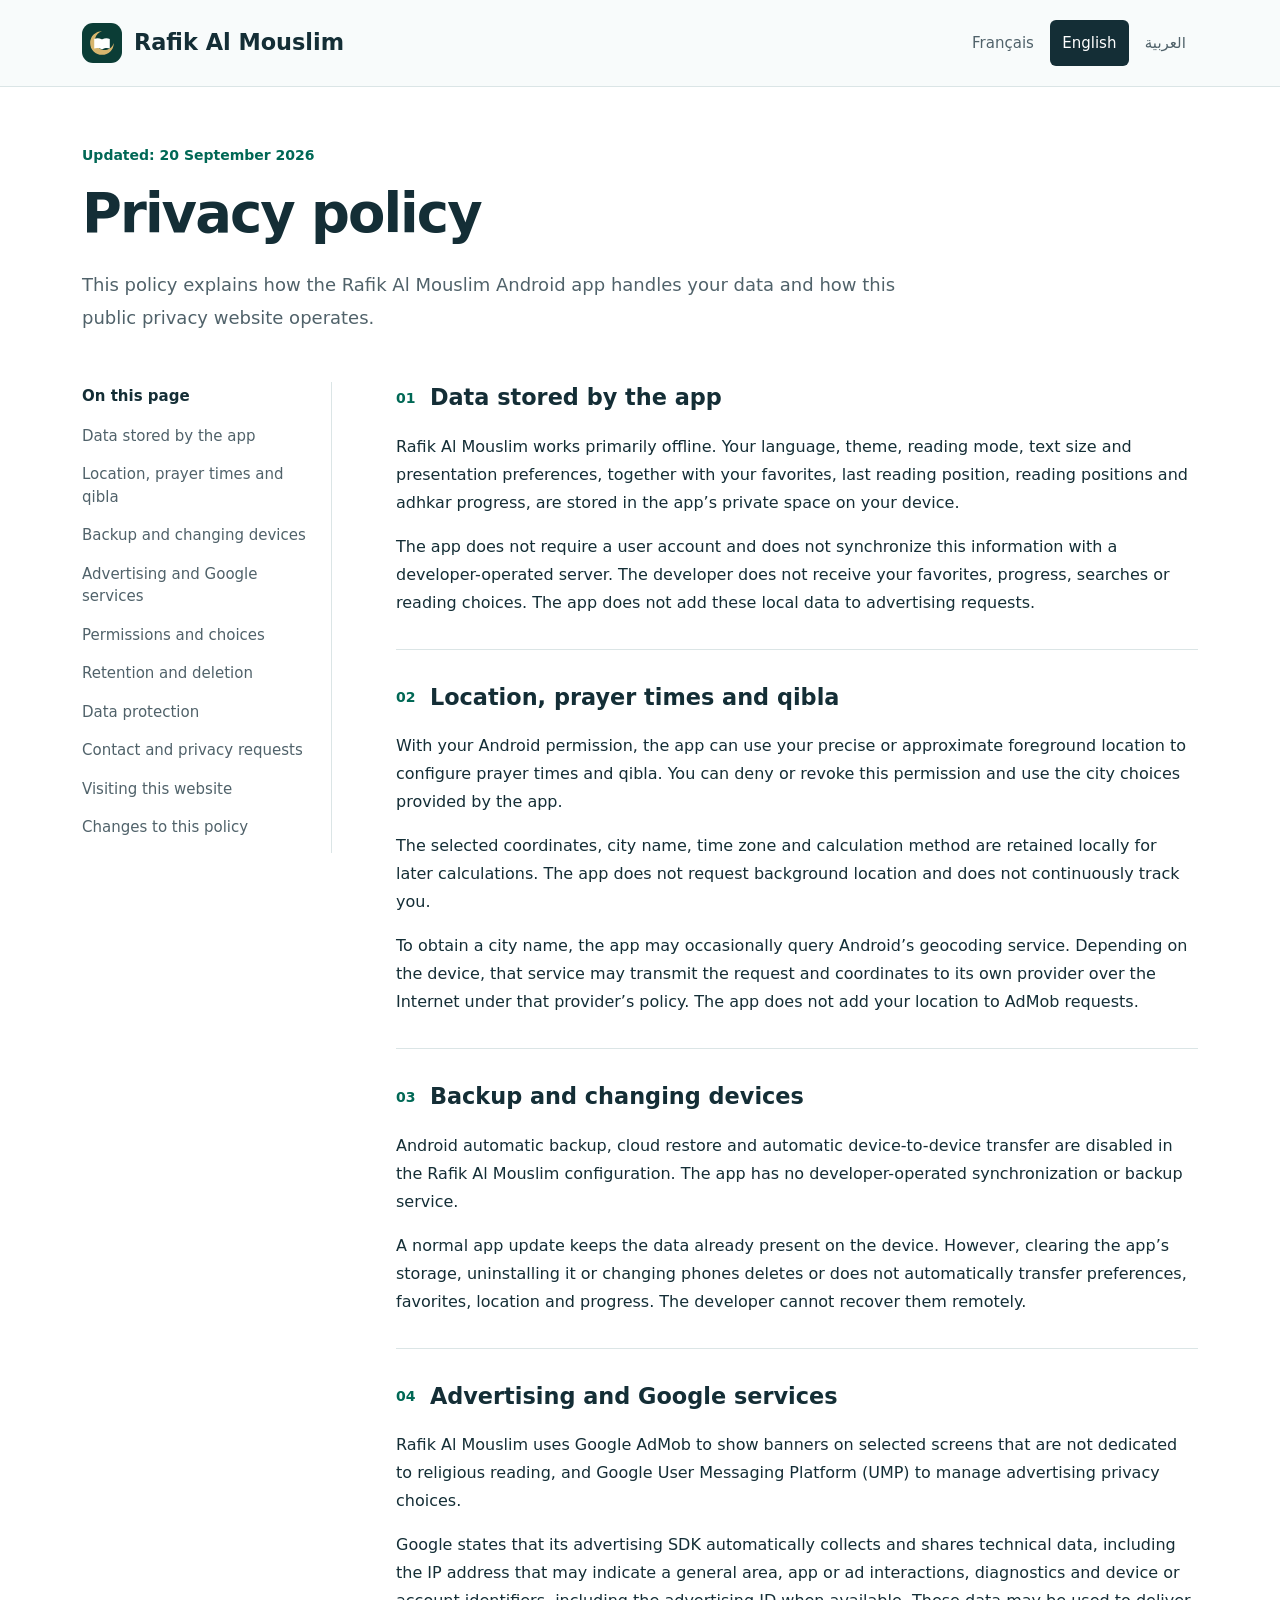
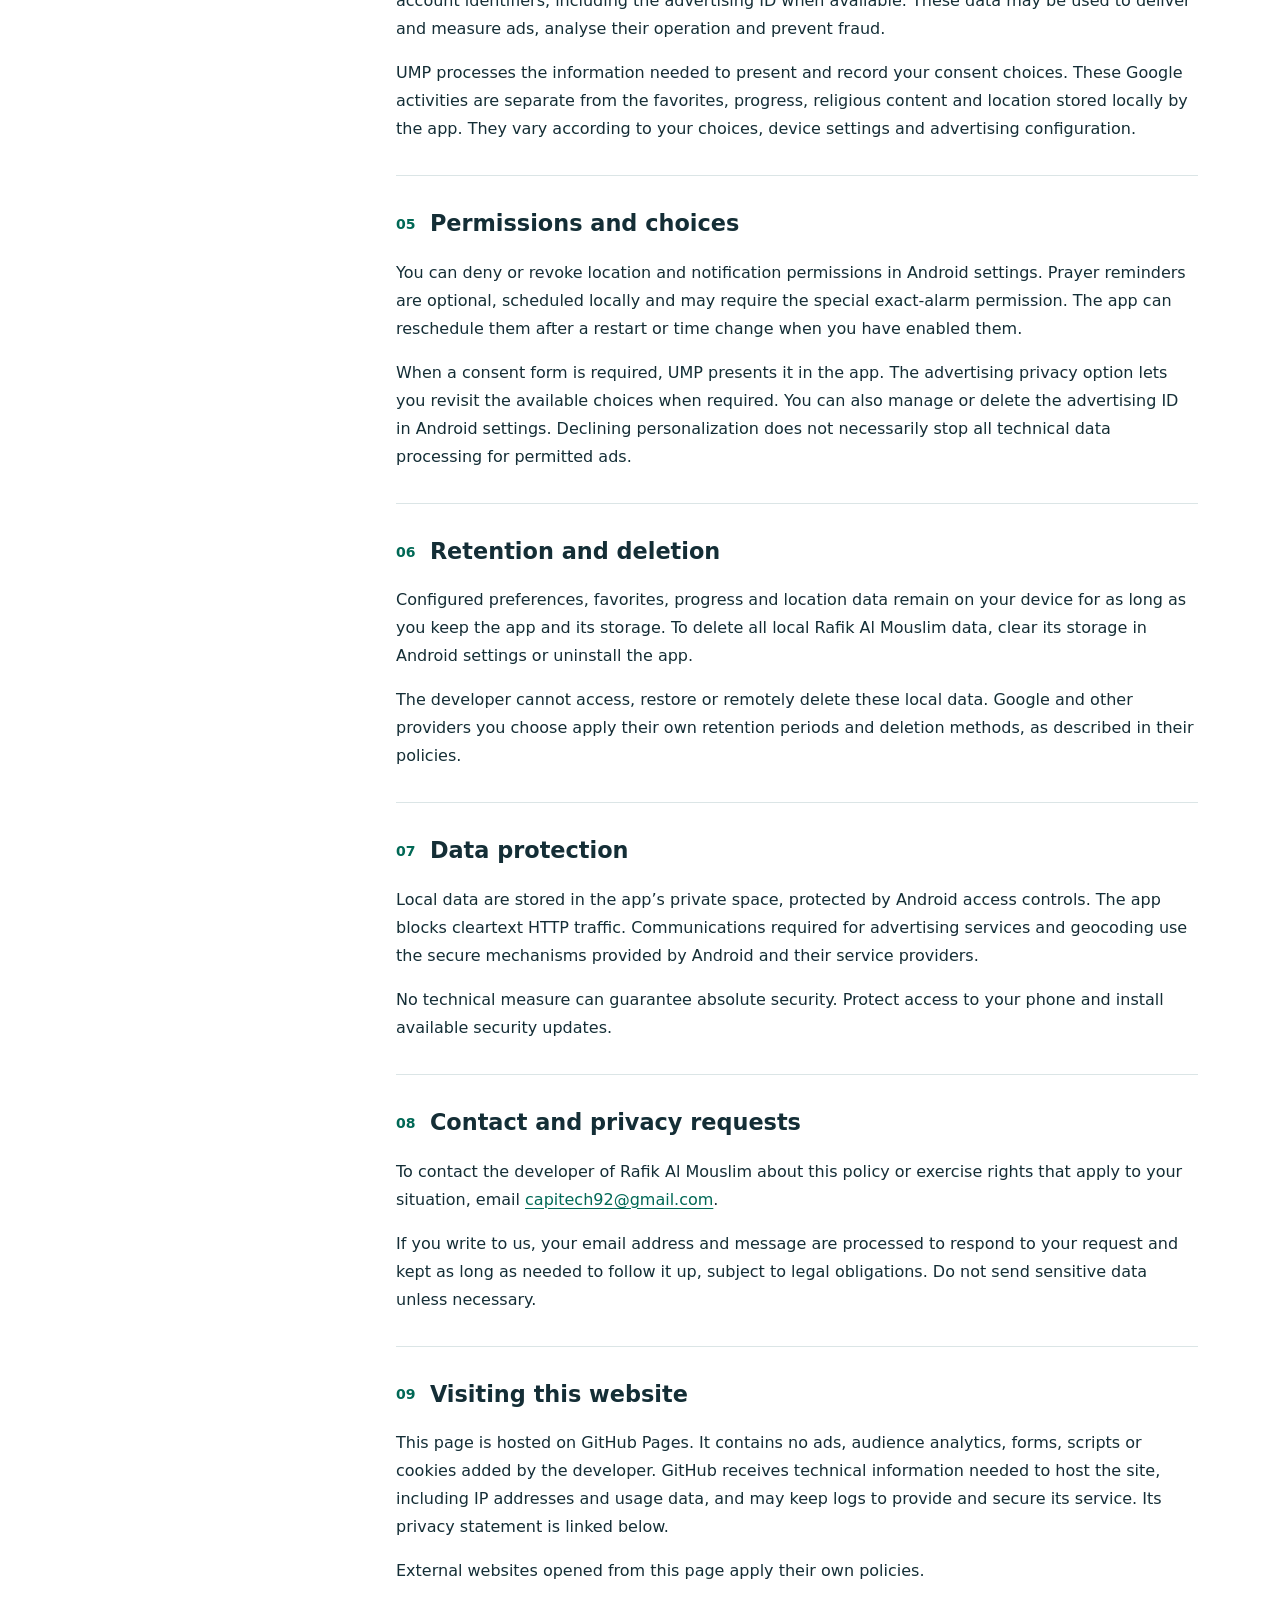
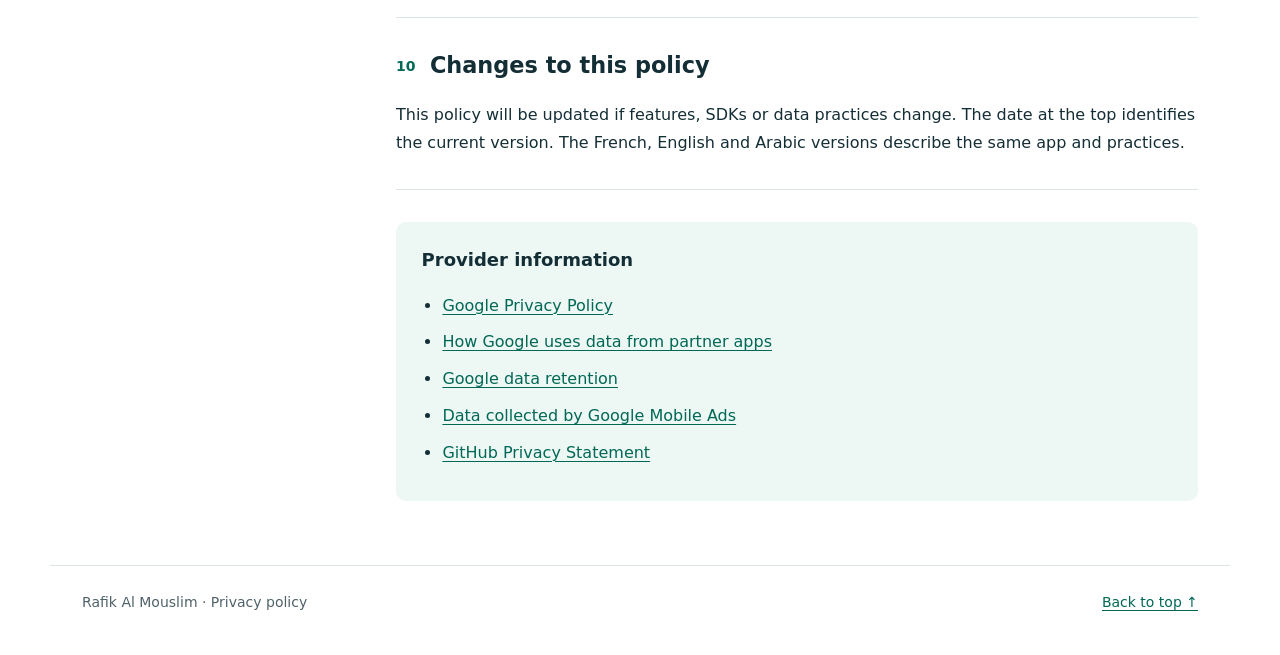
<file: docs/en/index.html>
<!doctype html>
<html lang="en" dir="ltr">
<head>
  <meta charset="utf-8">
  <meta name="viewport" content="width=device-width, initial-scale=1">
  <meta name="description" content="Privacy policy — Rafik Al Mouslim. Updated: 20 September 2026.">
  <meta name="theme-color" content="#123c43">
  <meta name="referrer" content="strict-origin-when-cross-origin">
  <meta http-equiv="Content-Security-Policy" content="default-src 'none'; style-src 'self'; img-src 'self'; base-uri 'none'; form-action 'none'">
  <title>Privacy policy · Rafik Al Mouslim</title>
  <link rel="canonical" href="https://anaitmessaoud.github.io/rafik-al-mouslim-privacy/en/">
  <link rel="alternate" hreflang="fr" href="https://anaitmessaoud.github.io/rafik-al-mouslim-privacy/fr/">
  <link rel="alternate" hreflang="en" href="https://anaitmessaoud.github.io/rafik-al-mouslim-privacy/en/">
  <link rel="alternate" hreflang="ar" href="https://anaitmessaoud.github.io/rafik-al-mouslim-privacy/ar/">
  <link rel="alternate" hreflang="x-default" href="https://anaitmessaoud.github.io/rafik-al-mouslim-privacy/">
  <link rel="icon" href="../icon.svg" type="image/svg+xml">
  <link rel="stylesheet" href="../styles.css">
</head>
<body id="top">
  <a class="skip" href="#main">Skip to content</a>
  <header class="site-header">
    <div class="header-inner">
      <a class="brand" href="../en/"><img src="../icon.svg" alt="" width="40" height="40"><span>Rafik Al Mouslim</span></a>
      <nav class="languages" aria-label="Choose a language">
        <a href="../fr/" lang="fr" dir="ltr" hreflang="fr">Français</a>
        <a href="../en/" lang="en" dir="ltr" hreflang="en" aria-current="page">English</a>
        <a href="../ar/" lang="ar" dir="rtl" hreflang="ar">العربية</a>
      </nav>
    </div>
  </header>
  <main id="main" tabindex="-1">
    <div class="intro">
      <p class="updated"><time datetime="2026-09-20">Updated: 20 September 2026</time></p>
      <h1>Privacy policy</h1>
      <p class="lead">This policy explains how the Rafik Al Mouslim Android app handles your data and how this public privacy website operates.</p>
    </div>
    <div class="document-layout">
      <aside class="toc">
        <nav aria-label="On this page">
          <h2>On this page</h2>
          <ol>
            <li><a href="#local">Data stored by the app</a></li>
            <li><a href="#location">Location, prayer times and qibla</a></li>
            <li><a href="#backup">Backup and changing devices</a></li>
            <li><a href="#ads">Advertising and Google services</a></li>
            <li><a href="#choices">Permissions and choices</a></li>
            <li><a href="#retention">Retention and deletion</a></li>
            <li><a href="#security">Data protection</a></li>
            <li><a href="#contact">Contact and privacy requests</a></li>
            <li><a href="#website">Visiting this website</a></li>
            <li><a href="#changes">Changes to this policy</a></li>
          </ol>
        </nav>
      </aside>
      <article aria-label="Privacy policy">
        <section id="local" aria-labelledby="heading-local">
          <h2 id="heading-local"><span class="number" aria-hidden="true">01</span>Data stored by the app</h2>
          <p>Rafik Al Mouslim works primarily offline. Your language, theme, reading mode, text size and presentation preferences, together with your favorites, last reading position, reading positions and adhkar progress, are stored in the app’s private space on your device.</p>
          <p>The app does not require a user account and does not synchronize this information with a developer-operated server. The developer does not receive your favorites, progress, searches or reading choices. The app does not add these local data to advertising requests.</p>
        </section>
        <section id="location" aria-labelledby="heading-location">
          <h2 id="heading-location"><span class="number" aria-hidden="true">02</span>Location, prayer times and qibla</h2>
          <p>With your Android permission, the app can use your precise or approximate foreground location to configure prayer times and qibla. You can deny or revoke this permission and use the city choices provided by the app.</p>
          <p>The selected coordinates, city name, time zone and calculation method are retained locally for later calculations. The app does not request background location and does not continuously track you.</p>
          <p>To obtain a city name, the app may occasionally query Android’s geocoding service. Depending on the device, that service may transmit the request and coordinates to its own provider over the Internet under that provider’s policy. The app does not add your location to AdMob requests.</p>
        </section>
        <section id="backup" aria-labelledby="heading-backup">
          <h2 id="heading-backup"><span class="number" aria-hidden="true">03</span>Backup and changing devices</h2>
          <p>Android automatic backup, cloud restore and automatic device-to-device transfer are disabled in the Rafik Al Mouslim configuration. The app has no developer-operated synchronization or backup service.</p>
          <p>A normal app update keeps the data already present on the device. However, clearing the app’s storage, uninstalling it or changing phones deletes or does not automatically transfer preferences, favorites, location and progress. The developer cannot recover them remotely.</p>
        </section>
        <section id="ads" aria-labelledby="heading-ads">
          <h2 id="heading-ads"><span class="number" aria-hidden="true">04</span>Advertising and Google services</h2>
          <p>Rafik Al Mouslim uses Google AdMob to show banners on selected screens that are not dedicated to religious reading, and Google User Messaging Platform (UMP) to manage advertising privacy choices.</p>
          <p>Google states that its advertising SDK automatically collects and shares technical data, including the IP address that may indicate a general area, app or ad interactions, diagnostics and device or account identifiers, including the advertising ID when available. These data may be used to deliver and measure ads, analyse their operation and prevent fraud.</p>
          <p>UMP processes the information needed to present and record your consent choices. These Google activities are separate from the favorites, progress, religious content and location stored locally by the app. They vary according to your choices, device settings and advertising configuration.</p>
        </section>
        <section id="choices" aria-labelledby="heading-choices">
          <h2 id="heading-choices"><span class="number" aria-hidden="true">05</span>Permissions and choices</h2>
          <p>You can deny or revoke location and notification permissions in Android settings. Prayer reminders are optional, scheduled locally and may require the special exact-alarm permission. The app can reschedule them after a restart or time change when you have enabled them.</p>
          <p>When a consent form is required, UMP presents it in the app. The advertising privacy option lets you revisit the available choices when required. You can also manage or delete the advertising ID in Android settings. Declining personalization does not necessarily stop all technical data processing for permitted ads.</p>
        </section>
        <section id="retention" aria-labelledby="heading-retention">
          <h2 id="heading-retention"><span class="number" aria-hidden="true">06</span>Retention and deletion</h2>
          <p>Configured preferences, favorites, progress and location data remain on your device for as long as you keep the app and its storage. To delete all local Rafik Al Mouslim data, clear its storage in Android settings or uninstall the app.</p>
          <p>The developer cannot access, restore or remotely delete these local data. Google and other providers you choose apply their own retention periods and deletion methods, as described in their policies.</p>
        </section>
        <section id="security" aria-labelledby="heading-security">
          <h2 id="heading-security"><span class="number" aria-hidden="true">07</span>Data protection</h2>
          <p>Local data are stored in the app’s private space, protected by Android access controls. The app blocks cleartext HTTP traffic. Communications required for advertising services and geocoding use the secure mechanisms provided by Android and their service providers.</p>
          <p>No technical measure can guarantee absolute security. Protect access to your phone and install available security updates.</p>
        </section>
        <section id="contact" aria-labelledby="heading-contact">
          <h2 id="heading-contact"><span class="number" aria-hidden="true">08</span>Contact and privacy requests</h2>
          <p>To contact the developer of Rafik Al Mouslim about this policy or exercise rights that apply to your situation, email <a href="mailto:capitech92@gmail.com" dir="ltr">capitech92@gmail.com</a>.</p>
          <p>If you write to us, your email address and message are processed to respond to your request and kept as long as needed to follow it up, subject to legal obligations. Do not send sensitive data unless necessary.</p>
        </section>
        <section id="website" aria-labelledby="heading-website">
          <h2 id="heading-website"><span class="number" aria-hidden="true">09</span>Visiting this website</h2>
          <p>This page is hosted on GitHub Pages. It contains no ads, audience analytics, forms, scripts or cookies added by the developer. GitHub receives technical information needed to host the site, including IP addresses and usage data, and may keep logs to provide and secure its service. Its privacy statement is linked below.</p>
          <p>External websites opened from this page apply their own policies.</p>
        </section>
        <section id="changes" aria-labelledby="heading-changes">
          <h2 id="heading-changes"><span class="number" aria-hidden="true">10</span>Changes to this policy</h2>
          <p>This policy will be updated if features, SDKs or data practices change. The date at the top identifies the current version. The French, English and Arabic versions describe the same app and practices.</p>
        </section>
        <section class="providers" aria-labelledby="providers-title">
          <h2 id="providers-title">Provider information</h2>
          <ul>
            <li><a href="https://policies.google.com/privacy?hl=en">Google Privacy Policy</a></li>
            <li><a href="https://policies.google.com/technologies/partner-sites?hl=en">How Google uses data from partner apps</a></li>
            <li><a href="https://policies.google.com/technologies/retention?hl=en">Google data retention</a></li>
            <li><a href="https://developers.google.com/admob/android/privacy/play-data-disclosure?hl=en">Data collected by Google Mobile Ads</a></li>
            <li><a href="https://docs.github.com/en/site-policy/privacy-policies/github-general-privacy-statement">GitHub Privacy Statement</a></li>
          </ul>
        </section>
      </article>
    </div>
  </main>
  <footer><span>Rafik Al Mouslim · Privacy policy</span><a href="#top">Back to top ↑</a></footer>
</body>
</html>
</file>
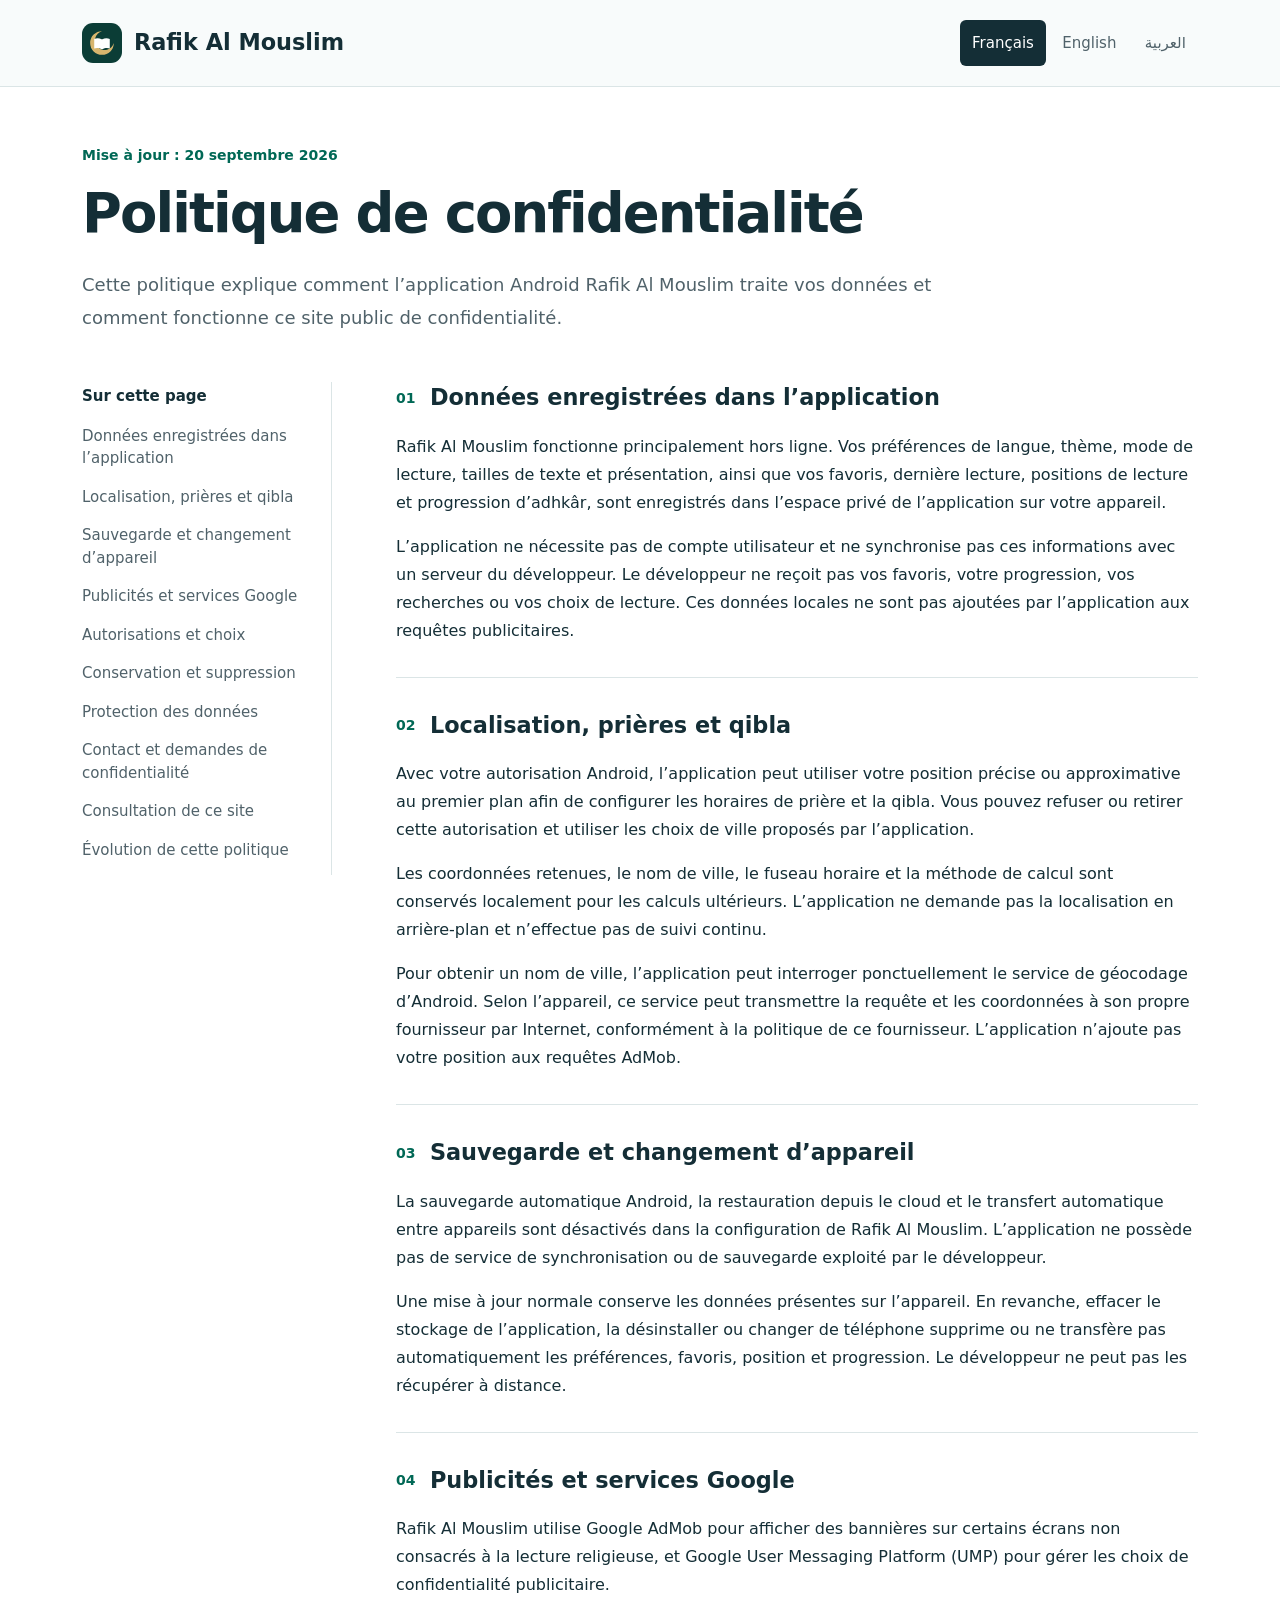
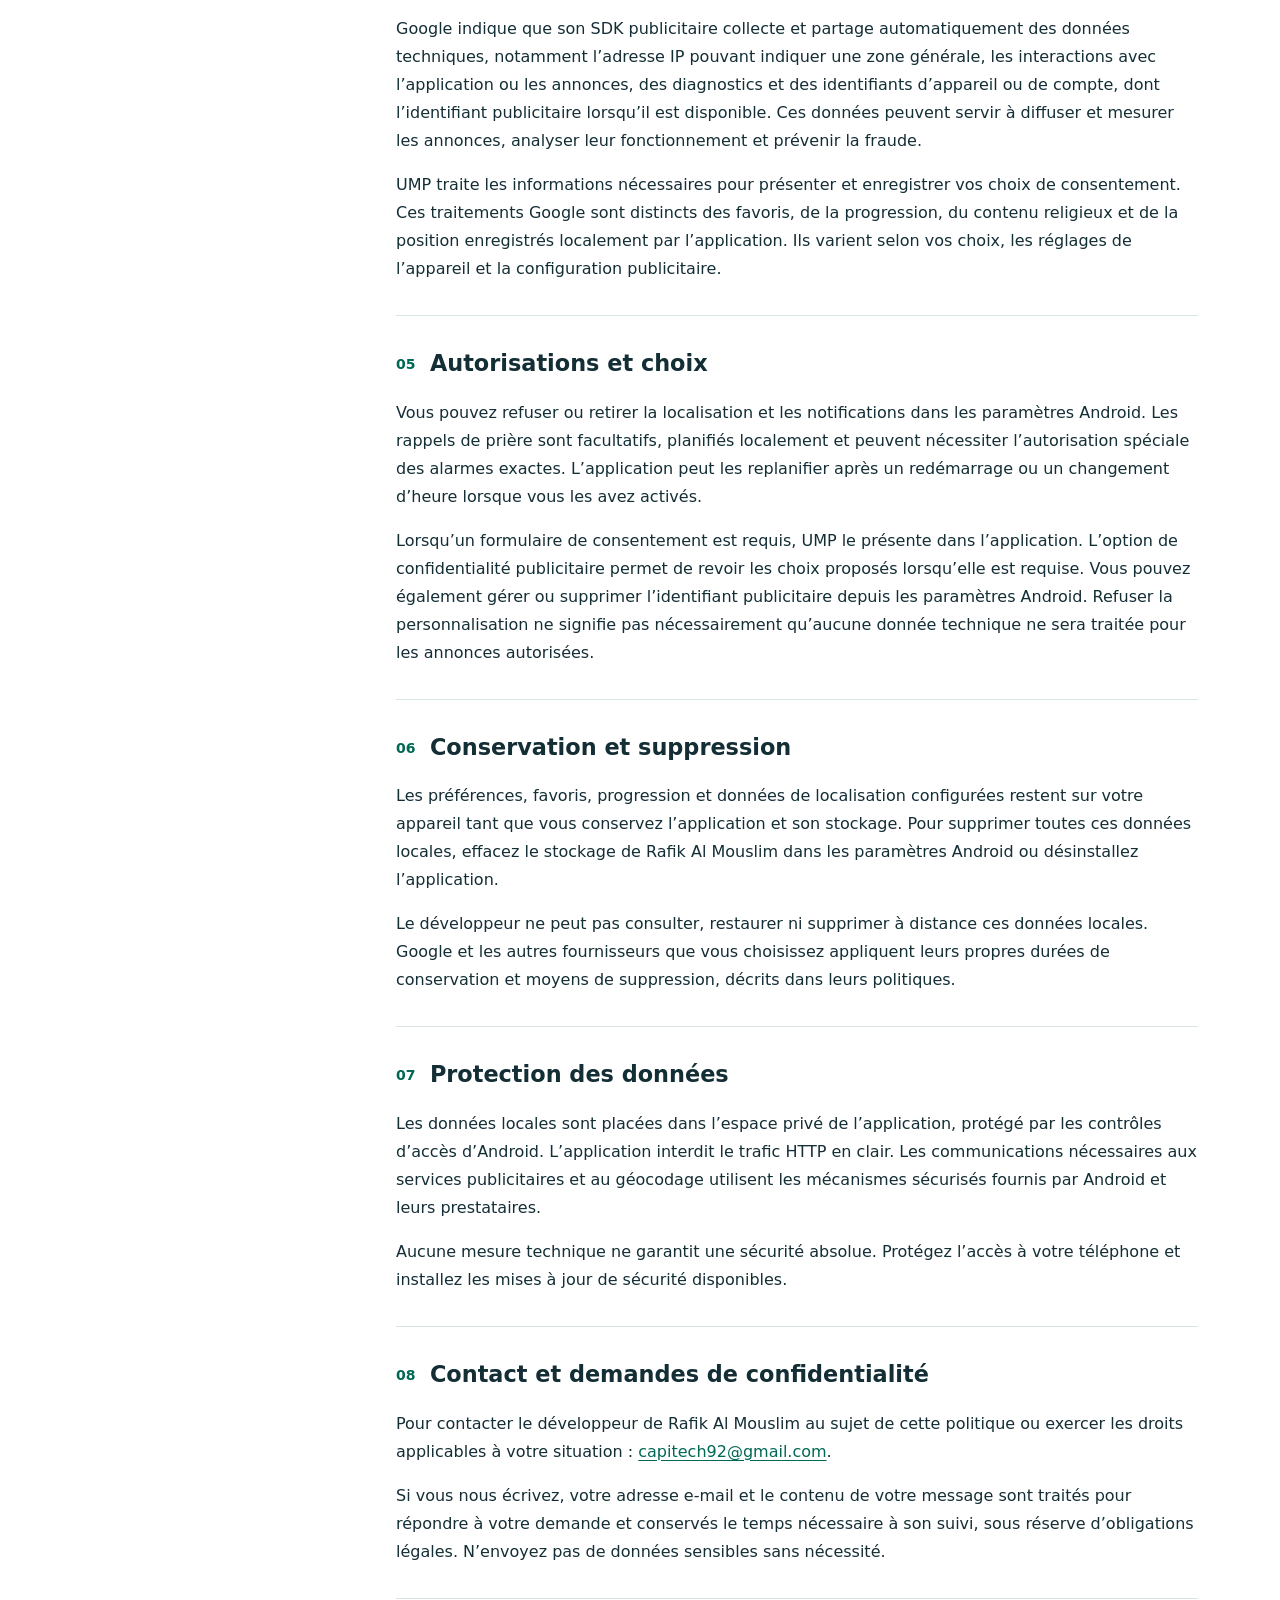
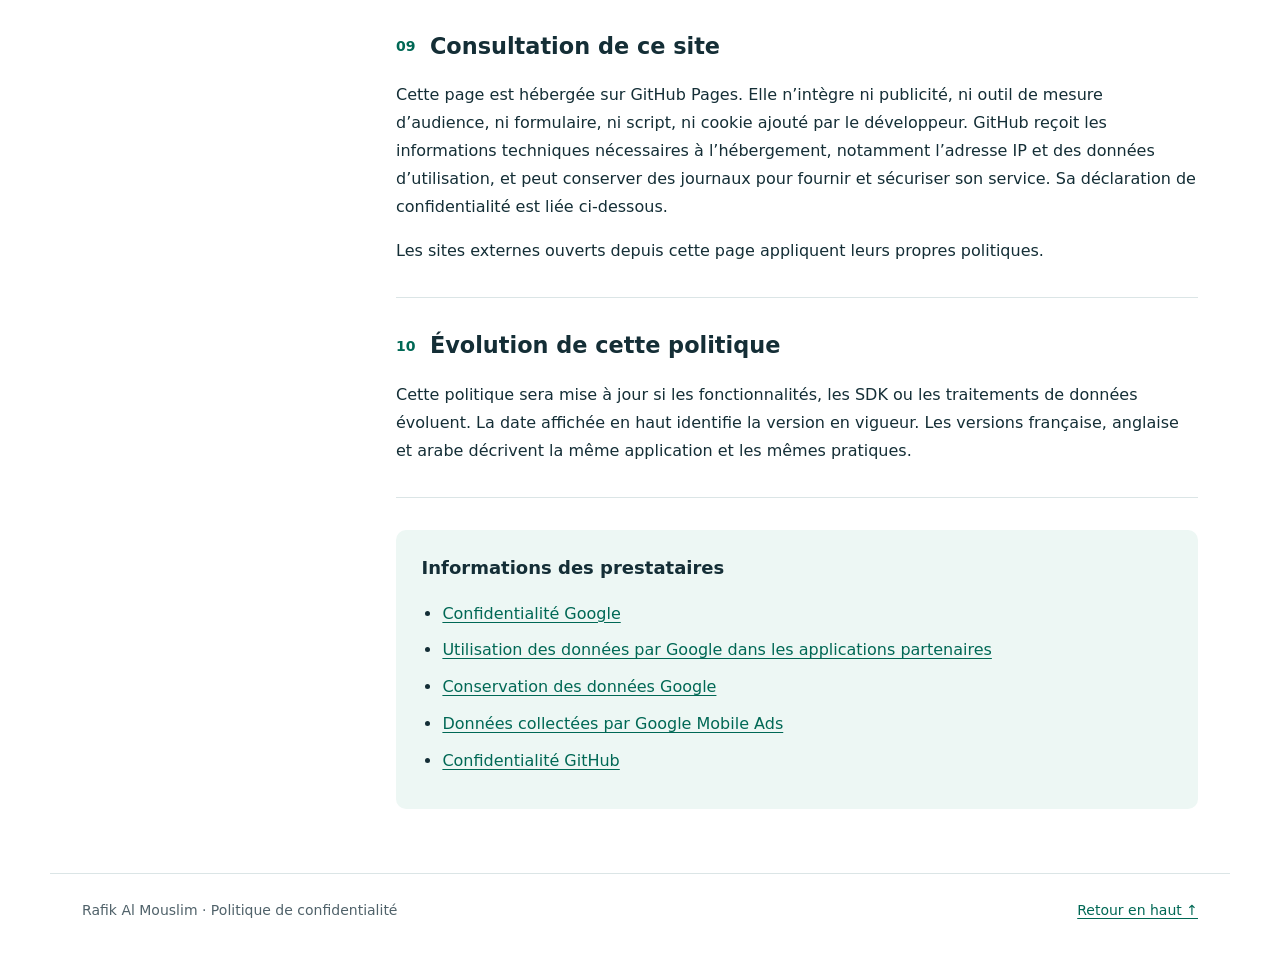
<file: docs/fr/index.html>
<!doctype html>
<html lang="fr" dir="ltr">
<head>
  <meta charset="utf-8">
  <meta name="viewport" content="width=device-width, initial-scale=1">
  <meta name="description" content="Politique de confidentialité — Rafik Al Mouslim. Mise à jour : 20 septembre 2026.">
  <meta name="theme-color" content="#123c43">
  <meta name="referrer" content="strict-origin-when-cross-origin">
  <meta http-equiv="Content-Security-Policy" content="default-src 'none'; style-src 'self'; img-src 'self'; base-uri 'none'; form-action 'none'">
  <title>Politique de confidentialité · Rafik Al Mouslim</title>
  <link rel="canonical" href="https://anaitmessaoud.github.io/rafik-al-mouslim-privacy/fr/">
  <link rel="alternate" hreflang="fr" href="https://anaitmessaoud.github.io/rafik-al-mouslim-privacy/fr/">
  <link rel="alternate" hreflang="en" href="https://anaitmessaoud.github.io/rafik-al-mouslim-privacy/en/">
  <link rel="alternate" hreflang="ar" href="https://anaitmessaoud.github.io/rafik-al-mouslim-privacy/ar/">
  <link rel="alternate" hreflang="x-default" href="https://anaitmessaoud.github.io/rafik-al-mouslim-privacy/">
  <link rel="icon" href="../icon.svg" type="image/svg+xml">
  <link rel="stylesheet" href="../styles.css">
</head>
<body id="top">
  <a class="skip" href="#main">Aller au contenu</a>
  <header class="site-header">
    <div class="header-inner">
      <a class="brand" href="../fr/"><img src="../icon.svg" alt="" width="40" height="40"><span>Rafik Al Mouslim</span></a>
      <nav class="languages" aria-label="Choisir la langue">
        <a href="../fr/" lang="fr" dir="ltr" hreflang="fr" aria-current="page">Français</a>
        <a href="../en/" lang="en" dir="ltr" hreflang="en">English</a>
        <a href="../ar/" lang="ar" dir="rtl" hreflang="ar">العربية</a>
      </nav>
    </div>
  </header>
  <main id="main" tabindex="-1">
    <div class="intro">
      <p class="updated"><time datetime="2026-09-20">Mise à jour : 20 septembre 2026</time></p>
      <h1>Politique de confidentialité</h1>
      <p class="lead">Cette politique explique comment l’application Android Rafik Al Mouslim traite vos données et comment fonctionne ce site public de confidentialité.</p>
    </div>
    <div class="document-layout">
      <aside class="toc">
        <nav aria-label="Sur cette page">
          <h2>Sur cette page</h2>
          <ol>
            <li><a href="#local">Données enregistrées dans l’application</a></li>
            <li><a href="#location">Localisation, prières et qibla</a></li>
            <li><a href="#backup">Sauvegarde et changement d’appareil</a></li>
            <li><a href="#ads">Publicités et services Google</a></li>
            <li><a href="#choices">Autorisations et choix</a></li>
            <li><a href="#retention">Conservation et suppression</a></li>
            <li><a href="#security">Protection des données</a></li>
            <li><a href="#contact">Contact et demandes de confidentialité</a></li>
            <li><a href="#website">Consultation de ce site</a></li>
            <li><a href="#changes">Évolution de cette politique</a></li>
          </ol>
        </nav>
      </aside>
      <article aria-label="Politique de confidentialité">
        <section id="local" aria-labelledby="heading-local">
          <h2 id="heading-local"><span class="number" aria-hidden="true">01</span>Données enregistrées dans l’application</h2>
          <p>Rafik Al Mouslim fonctionne principalement hors ligne. Vos préférences de langue, thème, mode de lecture, tailles de texte et présentation, ainsi que vos favoris, dernière lecture, positions de lecture et progression d’adhkâr, sont enregistrés dans l’espace privé de l’application sur votre appareil.</p>
          <p>L’application ne nécessite pas de compte utilisateur et ne synchronise pas ces informations avec un serveur du développeur. Le développeur ne reçoit pas vos favoris, votre progression, vos recherches ou vos choix de lecture. Ces données locales ne sont pas ajoutées par l’application aux requêtes publicitaires.</p>
        </section>
        <section id="location" aria-labelledby="heading-location">
          <h2 id="heading-location"><span class="number" aria-hidden="true">02</span>Localisation, prières et qibla</h2>
          <p>Avec votre autorisation Android, l’application peut utiliser votre position précise ou approximative au premier plan afin de configurer les horaires de prière et la qibla. Vous pouvez refuser ou retirer cette autorisation et utiliser les choix de ville proposés par l’application.</p>
          <p>Les coordonnées retenues, le nom de ville, le fuseau horaire et la méthode de calcul sont conservés localement pour les calculs ultérieurs. L’application ne demande pas la localisation en arrière-plan et n’effectue pas de suivi continu.</p>
          <p>Pour obtenir un nom de ville, l’application peut interroger ponctuellement le service de géocodage d’Android. Selon l’appareil, ce service peut transmettre la requête et les coordonnées à son propre fournisseur par Internet, conformément à la politique de ce fournisseur. L’application n’ajoute pas votre position aux requêtes AdMob.</p>
        </section>
        <section id="backup" aria-labelledby="heading-backup">
          <h2 id="heading-backup"><span class="number" aria-hidden="true">03</span>Sauvegarde et changement d’appareil</h2>
          <p>La sauvegarde automatique Android, la restauration depuis le cloud et le transfert automatique entre appareils sont désactivés dans la configuration de Rafik Al Mouslim. L’application ne possède pas de service de synchronisation ou de sauvegarde exploité par le développeur.</p>
          <p>Une mise à jour normale conserve les données présentes sur l’appareil. En revanche, effacer le stockage de l’application, la désinstaller ou changer de téléphone supprime ou ne transfère pas automatiquement les préférences, favoris, position et progression. Le développeur ne peut pas les récupérer à distance.</p>
        </section>
        <section id="ads" aria-labelledby="heading-ads">
          <h2 id="heading-ads"><span class="number" aria-hidden="true">04</span>Publicités et services Google</h2>
          <p>Rafik Al Mouslim utilise Google AdMob pour afficher des bannières sur certains écrans non consacrés à la lecture religieuse, et Google User Messaging Platform (UMP) pour gérer les choix de confidentialité publicitaire.</p>
          <p>Google indique que son SDK publicitaire collecte et partage automatiquement des données techniques, notamment l’adresse IP pouvant indiquer une zone générale, les interactions avec l’application ou les annonces, des diagnostics et des identifiants d’appareil ou de compte, dont l’identifiant publicitaire lorsqu’il est disponible. Ces données peuvent servir à diffuser et mesurer les annonces, analyser leur fonctionnement et prévenir la fraude.</p>
          <p>UMP traite les informations nécessaires pour présenter et enregistrer vos choix de consentement. Ces traitements Google sont distincts des favoris, de la progression, du contenu religieux et de la position enregistrés localement par l’application. Ils varient selon vos choix, les réglages de l’appareil et la configuration publicitaire.</p>
        </section>
        <section id="choices" aria-labelledby="heading-choices">
          <h2 id="heading-choices"><span class="number" aria-hidden="true">05</span>Autorisations et choix</h2>
          <p>Vous pouvez refuser ou retirer la localisation et les notifications dans les paramètres Android. Les rappels de prière sont facultatifs, planifiés localement et peuvent nécessiter l’autorisation spéciale des alarmes exactes. L’application peut les replanifier après un redémarrage ou un changement d’heure lorsque vous les avez activés.</p>
          <p>Lorsqu’un formulaire de consentement est requis, UMP le présente dans l’application. L’option de confidentialité publicitaire permet de revoir les choix proposés lorsqu’elle est requise. Vous pouvez également gérer ou supprimer l’identifiant publicitaire depuis les paramètres Android. Refuser la personnalisation ne signifie pas nécessairement qu’aucune donnée technique ne sera traitée pour les annonces autorisées.</p>
        </section>
        <section id="retention" aria-labelledby="heading-retention">
          <h2 id="heading-retention"><span class="number" aria-hidden="true">06</span>Conservation et suppression</h2>
          <p>Les préférences, favoris, progression et données de localisation configurées restent sur votre appareil tant que vous conservez l’application et son stockage. Pour supprimer toutes ces données locales, effacez le stockage de Rafik Al Mouslim dans les paramètres Android ou désinstallez l’application.</p>
          <p>Le développeur ne peut pas consulter, restaurer ni supprimer à distance ces données locales. Google et les autres fournisseurs que vous choisissez appliquent leurs propres durées de conservation et moyens de suppression, décrits dans leurs politiques.</p>
        </section>
        <section id="security" aria-labelledby="heading-security">
          <h2 id="heading-security"><span class="number" aria-hidden="true">07</span>Protection des données</h2>
          <p>Les données locales sont placées dans l’espace privé de l’application, protégé par les contrôles d’accès d’Android. L’application interdit le trafic HTTP en clair. Les communications nécessaires aux services publicitaires et au géocodage utilisent les mécanismes sécurisés fournis par Android et leurs prestataires.</p>
          <p>Aucune mesure technique ne garantit une sécurité absolue. Protégez l’accès à votre téléphone et installez les mises à jour de sécurité disponibles.</p>
        </section>
        <section id="contact" aria-labelledby="heading-contact">
          <h2 id="heading-contact"><span class="number" aria-hidden="true">08</span>Contact et demandes de confidentialité</h2>
          <p>Pour contacter le développeur de Rafik Al Mouslim au sujet de cette politique ou exercer les droits applicables à votre situation : <a href="mailto:capitech92@gmail.com" dir="ltr">capitech92@gmail.com</a>.</p>
          <p>Si vous nous écrivez, votre adresse e-mail et le contenu de votre message sont traités pour répondre à votre demande et conservés le temps nécessaire à son suivi, sous réserve d’obligations légales. N’envoyez pas de données sensibles sans nécessité.</p>
        </section>
        <section id="website" aria-labelledby="heading-website">
          <h2 id="heading-website"><span class="number" aria-hidden="true">09</span>Consultation de ce site</h2>
          <p>Cette page est hébergée sur GitHub Pages. Elle n’intègre ni publicité, ni outil de mesure d’audience, ni formulaire, ni script, ni cookie ajouté par le développeur. GitHub reçoit les informations techniques nécessaires à l’hébergement, notamment l’adresse IP et des données d’utilisation, et peut conserver des journaux pour fournir et sécuriser son service. Sa déclaration de confidentialité est liée ci-dessous.</p>
          <p>Les sites externes ouverts depuis cette page appliquent leurs propres politiques.</p>
        </section>
        <section id="changes" aria-labelledby="heading-changes">
          <h2 id="heading-changes"><span class="number" aria-hidden="true">10</span>Évolution de cette politique</h2>
          <p>Cette politique sera mise à jour si les fonctionnalités, les SDK ou les traitements de données évoluent. La date affichée en haut identifie la version en vigueur. Les versions française, anglaise et arabe décrivent la même application et les mêmes pratiques.</p>
        </section>
        <section class="providers" aria-labelledby="providers-title">
          <h2 id="providers-title">Informations des prestataires</h2>
          <ul>
            <li><a href="https://policies.google.com/privacy?hl=fr">Confidentialité Google</a></li>
            <li><a href="https://policies.google.com/technologies/partner-sites?hl=fr">Utilisation des données par Google dans les applications partenaires</a></li>
            <li><a href="https://policies.google.com/technologies/retention?hl=fr">Conservation des données Google</a></li>
            <li><a href="https://developers.google.com/admob/android/privacy/play-data-disclosure?hl=fr">Données collectées par Google Mobile Ads</a></li>
            <li><a href="https://docs.github.com/en/site-policy/privacy-policies/github-general-privacy-statement">Confidentialité GitHub</a></li>
          </ul>
        </section>
      </article>
    </div>
  </main>
  <footer><span>Rafik Al Mouslim · Politique de confidentialité</span><a href="#top">Retour en haut ↑</a></footer>
</body>
</html>
</file>
<file: docs/styles.css>
:root{color-scheme:light;--ink:#142e36;--muted:#50626a;--accent:#006855;--gold:#9a6900;--line:#dbe5e6;--pale:#edf7f4;--paper:#fff;font-family:system-ui,-apple-system,"Segoe UI",Tahoma,Arial,sans-serif;font-size:100%;line-height:1.75;color:var(--ink);background:var(--paper);overflow-x:hidden}
*{box-sizing:border-box}
body{margin:0;min-width:0;overflow-x:hidden}
a{color:var(--accent);text-underline-offset:.2em;text-decoration-thickness:.075em}
a:hover{text-decoration-thickness:.14em}
a:focus-visible{outline:3px solid var(--gold);outline-offset:5px;border-radius:3px}
.skip{position:absolute;inset-inline-start:1rem;top:-6rem;z-index:10;background:white;padding:.8rem 1.2rem}
.skip:focus{top:1rem}
.site-header{border-block-end:1px solid var(--line);background:#f8fbfb}
.header-inner{max-width:1180px;margin-inline:auto;padding:1.25rem 2rem;display:flex;align-items:center;justify-content:space-between;gap:1.5rem;flex-wrap:wrap}
.brand{display:inline-flex;align-items:center;gap:.75rem;text-decoration:none;color:var(--ink);font-size:1.4rem;font-weight:750;line-height:1.3}
.brand img{display:block;border-radius:11px}
.languages{display:flex;flex-wrap:wrap;gap:.25rem}
.languages a{padding:.55rem .7rem;min-height:44px;display:inline-flex;align-items:center;text-decoration:none;font-size:.9375rem;border:1px solid transparent;border-radius:6px;color:var(--muted)}
.languages a:hover{background:var(--pale);color:var(--accent)}
.languages a[aria-current=page]{background:var(--ink);color:white}
main{max-width:1180px;min-width:0;margin-inline:auto;padding:3.5rem 2rem 2rem}
.intro{max-width:850px;margin-block-end:3rem}
.updated{font-size:.875rem;color:var(--accent);font-weight:650;margin:0 0 1rem}
h1{font-size:clamp(2rem,4.5vw,3.4rem);line-height:1.14;letter-spacing:-.035em;font-weight:750;margin:0 0 1.5rem;overflow-wrap:anywhere}
.lead{font-size:1.125rem;line-height:1.8;color:var(--muted);margin:0}
.document-layout{display:grid;grid-template-columns:250px minmax(0,1fr);gap:4rem;align-items:start}
.toc{position:sticky;top:1.5rem;padding-block:.25rem;padding-inline-end:1.5rem;border-inline-end:1px solid var(--line)}
.toc h2{font-size:.9375rem;margin:0 0 .75rem}
.toc ol{list-style:none;margin:0;padding:0}
.toc li{margin-block:.3rem}
.toc a{display:block;padding-block:.35rem;color:var(--muted);font-size:.9375rem;line-height:1.5;text-decoration:none}
.toc a:hover{color:var(--accent);text-decoration:underline}
article{min-width:0}
article section{scroll-margin-top:1.5rem;padding-block-end:2rem;margin-block-end:2rem;border-block-end:1px solid var(--line)}
h2{font-size:1.4rem;line-height:1.4;font-weight:700;margin:0 0 1.2rem;overflow-wrap:anywhere}
.number{font-size:.875rem;font-weight:650;color:var(--accent);margin-inline-end:.9rem;vertical-align:middle;white-space:nowrap}
p{margin:0 0 1rem;overflow-wrap:anywhere}
p:last-child{margin-block-end:0}
.providers{background:var(--pale);padding:1.6rem;border-radius:10px;border:0}
.providers h2{font-size:1.125rem}
.providers ul{padding-inline-start:1.3rem;margin:0}
.providers li{margin-block:.55rem}
footer{max-width:1180px;margin-inline:auto;padding:1.5rem 2rem 2.5rem;display:flex;justify-content:space-between;gap:1rem;flex-wrap:wrap;color:var(--muted);font-size:.875rem;border-block-start:1px solid var(--line)}
[dir=rtl] h1{letter-spacing:0;line-height:1.45}
[dir=rtl] p{line-height:2}
[dir=rtl] .brand{direction:ltr;unicode-bidi:isolate}
a[dir=ltr]{unicode-bidi:isolate;display:inline-block}
@media(max-width:900px){.document-layout{grid-template-columns:minmax(0,1fr);gap:2rem}.toc{position:static;border-inline-end:0;background:#f8fbfb;border:1px solid var(--line);border-radius:8px;padding:1.25rem}.toc ol{columns:2;column-gap:2rem}.toc li{break-inside:avoid}.toc a{padding-block:.55rem}.intro{margin-block-end:2rem}}
@media(max-width:520px){.header-inner{padding:1rem;gap:1rem;display:grid;grid-template-columns:minmax(0,1fr)}.brand{max-width:100%;overflow-wrap:anywhere}.languages{gap:.15rem;max-width:100%}.languages a{padding:.55rem .6rem}main{padding:2.2rem 1.2rem 1rem}.intro,.document-layout,.toc,article{min-width:0;max-width:100%}.toc ol{columns:1}.lead{font-size:1rem}h2{font-size:1.25rem}footer{padding:1.2rem}.providers{padding:1.25rem}}
@media print{.site-header,.toc,.skip,footer{display:none}main{max-width:none;padding:0}.document-layout{display:block}.intro{margin-block-end:2rem}article section{break-inside:avoid;margin-block-end:1rem;padding-block-end:1rem}a{color:inherit}.providers{background:none;border:1px solid #aaa}h1{font-size:2rem}}
</file>
